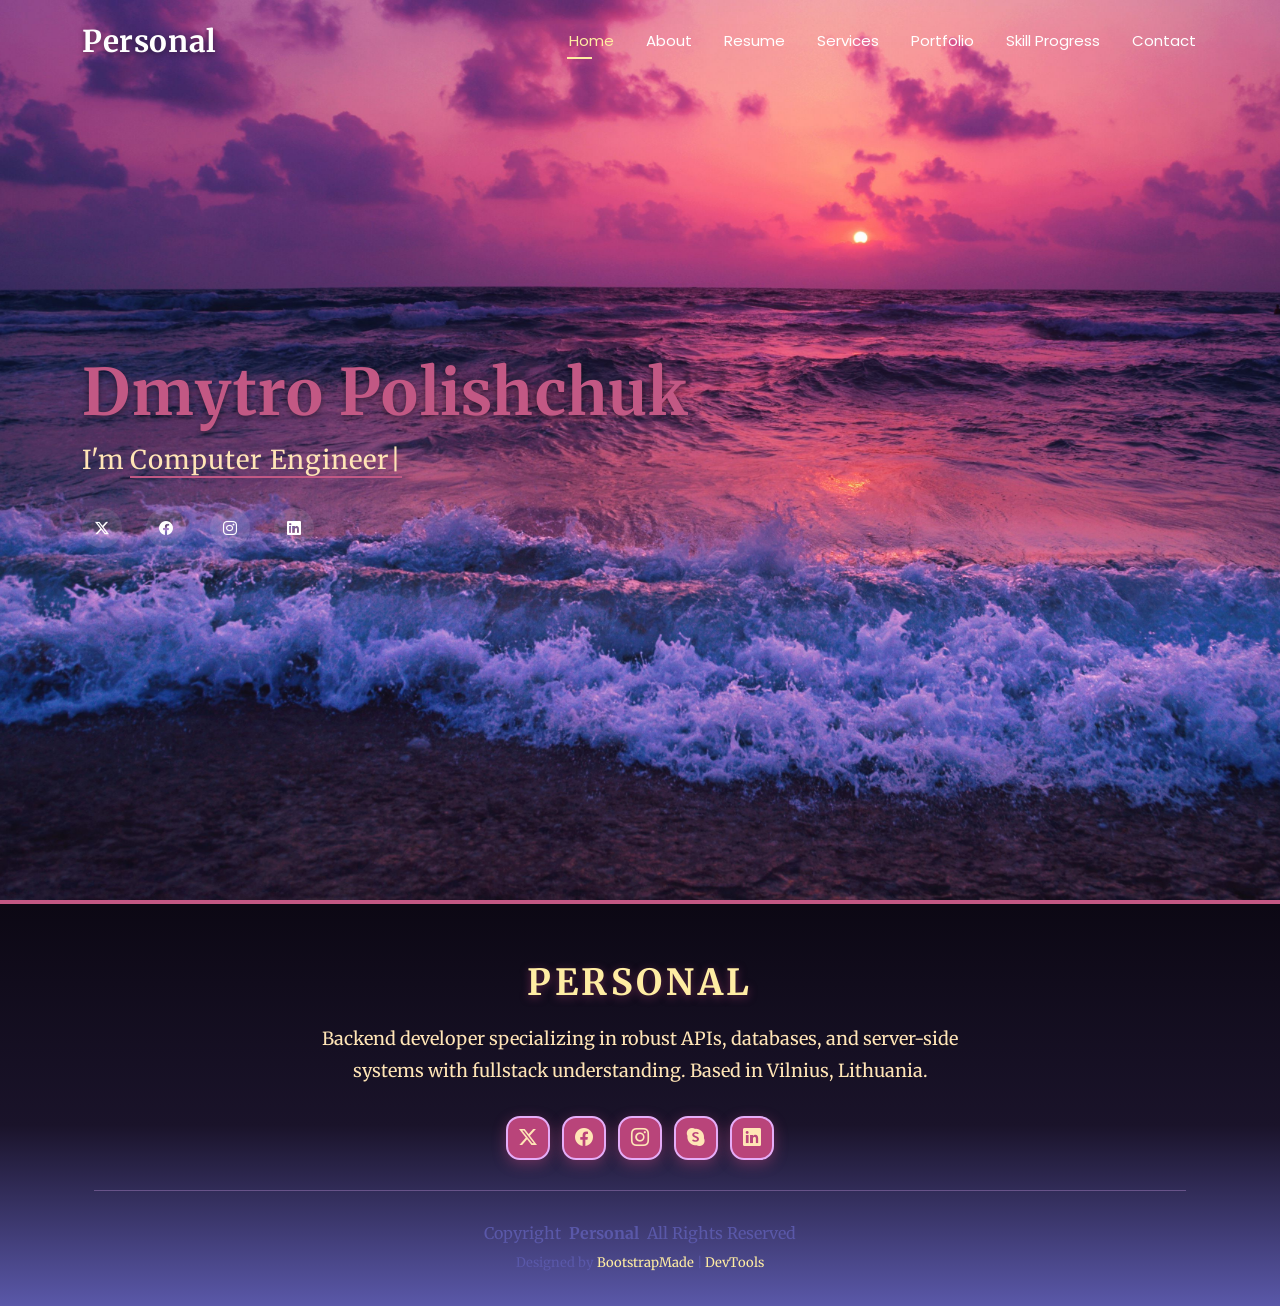
<file: index.html>
<!DOCTYPE html>
<html lang="en">

<head>
  <meta charset="utf-8">
  <meta content="width=device-width, initial-scale=1.0" name="viewport">
  <title>My CV</title>
  <meta name="author" content="Dmytro Polishchuk">
  <meta name="description" content="Dmytro Polishchuk CV page">
  <meta name="keywords" content="">

  <!-- Favicons -->
  <link href="assets/img/custom-favicon.png" rel="icon">
  <link href="assets/img/apple-touch-icon.png" rel="apple-touch-icon">

  <!-- Fonts -->
  <link href="https://fonts.googleapis.com" rel="preconnect">
  <link href="https://fonts.gstatic.com" rel="preconnect" crossorigin>
  <link href="https://fonts.googleapis.com/css2?family=Roboto:ital,wght@0,100;0,300;0,400;0,500;0,700;0,900;1,100;1,300;1,400;1,500;1,700;1,900&family=Poppins:ital,wght@0,100;0,200;0,300;0,400;0,500;0,600;0,700;0,800;0,900;1,100;1,200;1,300;1,400;1,500;1,600;1,700;1,800;1,900&family=Raleway:ital,wght@0,100;0,200;0,300;0,400;0,500;0,600;0,700;0,800;0,900;1,100;1,200;1,300;1,400;1,500;1,600;1,700;1,800;1,900&display=swap" rel="stylesheet">

  <!-- Vendor CSS Files -->
  <link href="assets/vendor/bootstrap/css/bootstrap.min.css" rel="stylesheet">
  <link href="assets/vendor/bootstrap-icons/bootstrap-icons.css" rel="stylesheet">
  <link href="assets/vendor/aos/aos.css" rel="stylesheet">
  <link href="assets/vendor/swiper/swiper-bundle.min.css" rel="stylesheet">
  <link href="assets/vendor/glightbox/css/glightbox.min.css" rel="stylesheet">

  <!-- Main CSS File -->
  <link href="assets/css/main.css" rel="stylesheet">
  <link href="assets/css/custom.css" rel="stylesheet">

  <!-- =======================================================
  * Template Name: Personal
  * Template URL: https://bootstrapmade.com/personal-free-resume-bootstrap-template/
  * Updated: Mar 05 2025 with Bootstrap v5.3.3
  * Author: BootstrapMade.com
  * License: https://bootstrapmade.com/license/
  ======================================================== -->
</head>

<body class="index-page">

  <header id="header" class="header d-flex align-items-center fixed-top">
    <div class="container-fluid container-xl position-relative d-flex align-items-center justify-content-between">

      <a href="index.html" class="logo d-flex align-items-center">
        <!-- Uncomment the line below if you also wish to use an image logo -->
        <!-- <img src="assets/img/logo.webp" alt=""> -->
        <h1 class="sitename">Personal</h1>
      </a>

      <nav id="navmenu" class="navmenu">
        <ul>
          <li><a href="index.html" class="active">Home</a></li>
          <li><a href="about.html">About</a></li>
          <li><a href="resume.html">Resume</a></li>
          <li><a href="services.html">Services</a></li>
          <li><a href="portfolio.html">Portfolio</a></li>
          <li><a href="about.html#skill-progress">Skill Progress</a></li>
          <li><a href="contact.html">Contact</a></li>
        </ul>
        <i class="mobile-nav-toggle d-xl-none bi bi-list"></i>
      </nav>

    </div>
  </header>

  <main class="main">

    <!-- Hero Section -->
    <section id="hero" class="hero section dark-background">

      <img src="assets/img/custom-img.png" alt="Dmytro Polishchuk" data-aos="fade-in">

      <div class="container" data-aos="zoom-out" data-aos-delay="100">
        <h2>Dmytro Polishchuk</h2>
        <p>I'm <span class="typed" data-typed-items="Computer Engineer, Slopware Engineer"></span><span class="typed-cursor typed-cursor--blink"></span></p>
        <div class="social-links">
          <a href="#"><i class="bi bi-twitter-x"></i></a>
          <a href="#"><i class="bi bi-facebook"></i></a>
          <a href="#"><i class="bi bi-instagram"></i></a>
          <a href="#"><i class="bi bi-linkedin"></i></a>
        </div>
      </div>

    </section><!-- /Hero Section -->

  </main>

  <footer id="footer" class="footer dark-background">
    <div class="container">
      <h3 class="sitename">Personal</h3>
      <p>Backend developer specializing in robust APIs, databases, and server-side systems with fullstack understanding. Based in Vilnius, Lithuania.</p>
      <div class="social-links d-flex justify-content-center">
        <a href=""><i class="bi bi-twitter-x"></i></a>
        <a href=""><i class="bi bi-facebook"></i></a>
        <a href=""><i class="bi bi-instagram"></i></a>
        <a href=""><i class="bi bi-skype"></i></a>
        <a href=""><i class="bi bi-linkedin"></i></a>
      </div>
      <div class="container">
        <div class="copyright">
          <span>Copyright</span> <strong class="px-1 sitename">Personal</strong> <span>All Rights Reserved</span>
        </div>
        <div class="credits">
          <!-- All the links in the footer should remain intact. -->
          <!-- You can delete the links only if you've purchased the pro version. -->
          <!-- Licensing information: https://bootstrapmade.com/license/ -->
          <!-- Purchase the pro version with working PHP/AJAX contact form: [buy-url] -->
          Designed by <a href="https://bootstrapmade.com/">BootstrapMade</a> | <a href="https://bootstrapmade.com/tools/">DevTools</a>
        </div>
      </div>
    </div>
  </footer>

  <!-- Scroll Top -->
  <a href="#" id="scroll-top" class="scroll-top d-flex align-items-center justify-content-center"><i class="bi bi-arrow-up-short"></i></a>

  <!-- Preloader -->
  <div id="preloader"></div>

  <!-- Vendor JS Files -->
  <script src="assets/vendor/bootstrap/js/bootstrap.bundle.min.js"></script>
  <script src="assets/vendor/php-email-form/validate.js"></script>
  <script src="assets/vendor/aos/aos.js"></script>
  <script src="assets/vendor/typed.js/typed.umd.js"></script>
  <script src="assets/vendor/purecounter/purecounter_vanilla.js"></script>
  <script src="assets/vendor/waypoints/noframework.waypoints.js"></script>
  <script src="assets/vendor/swiper/swiper-bundle.min.js"></script>
  <script src="assets/vendor/glightbox/js/glightbox.min.js"></script>
  <script src="assets/vendor/imagesloaded/imagesloaded.pkgd.min.js"></script>
  <script src="assets/vendor/isotope-layout/isotope.pkgd.min.js"></script>

  <!-- Main JS File -->
  <script src="assets/js/main.js"></script>

</body>

</html>
</file>
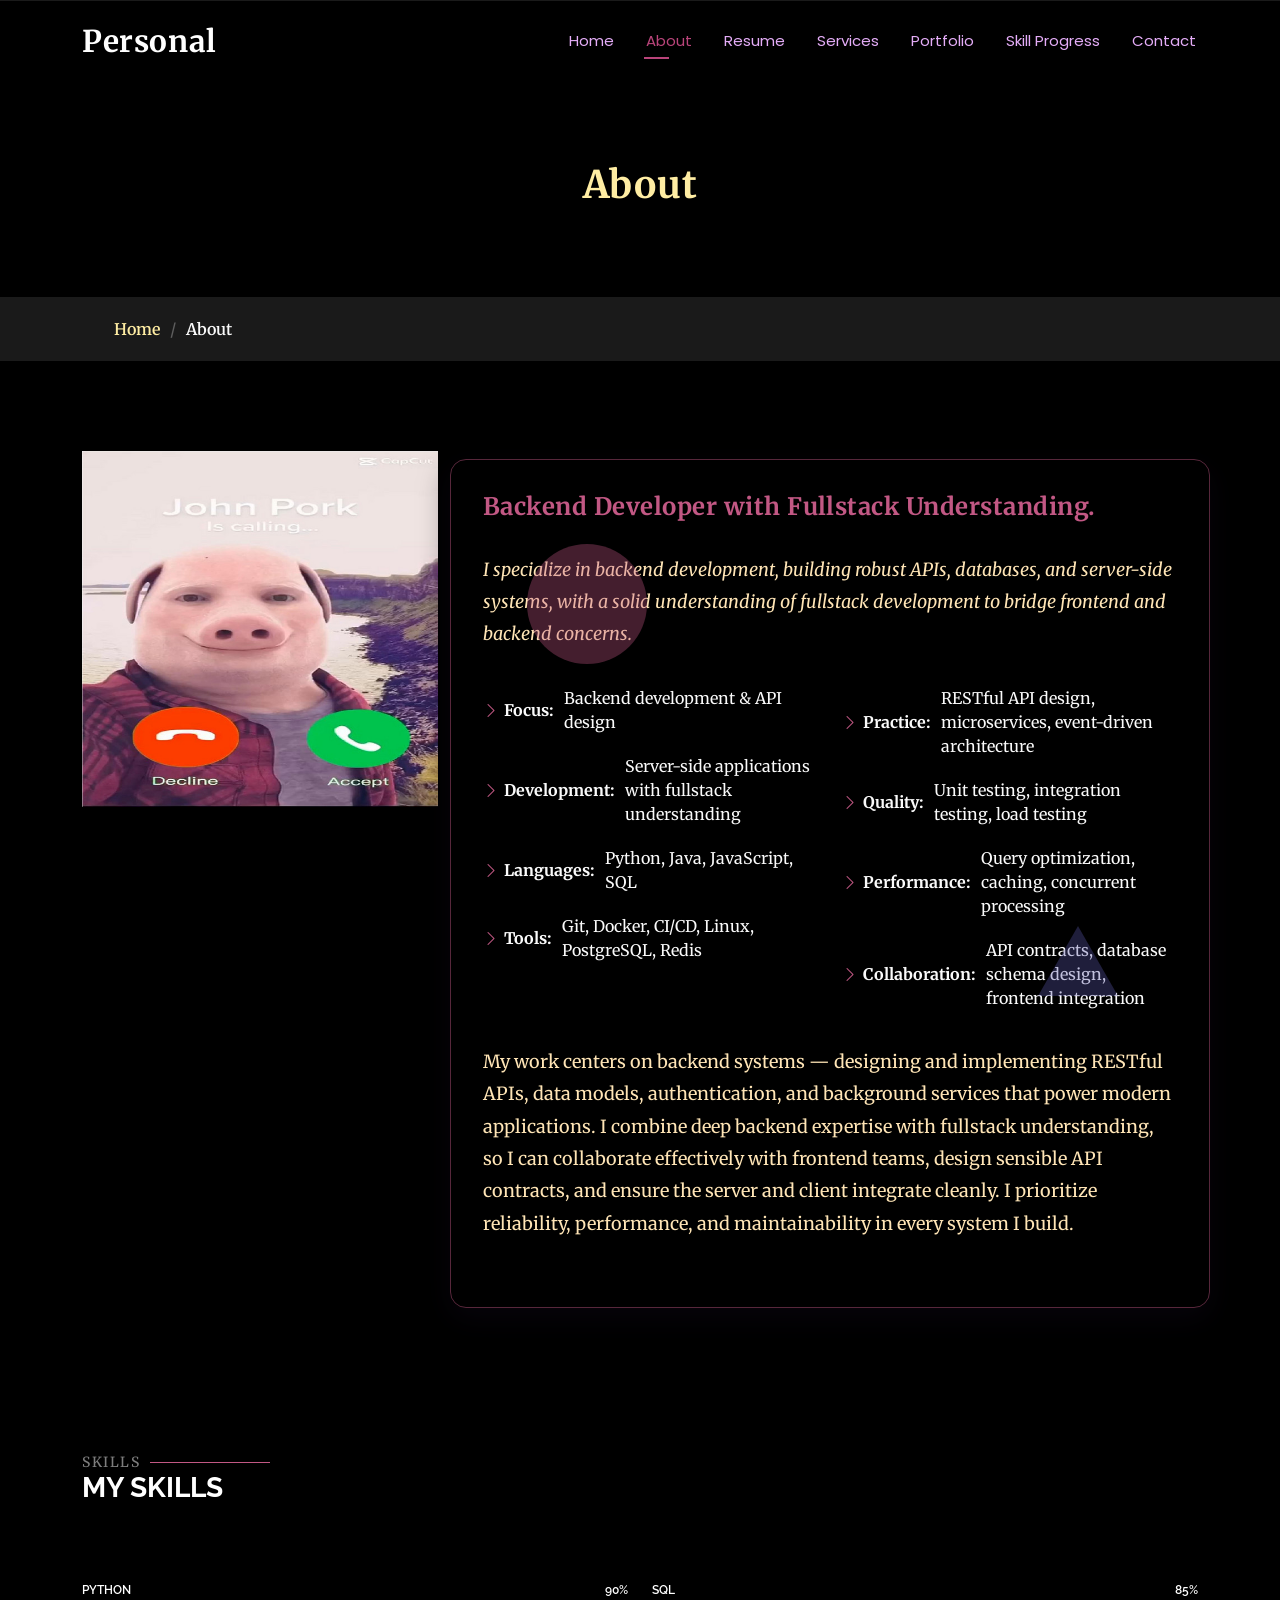
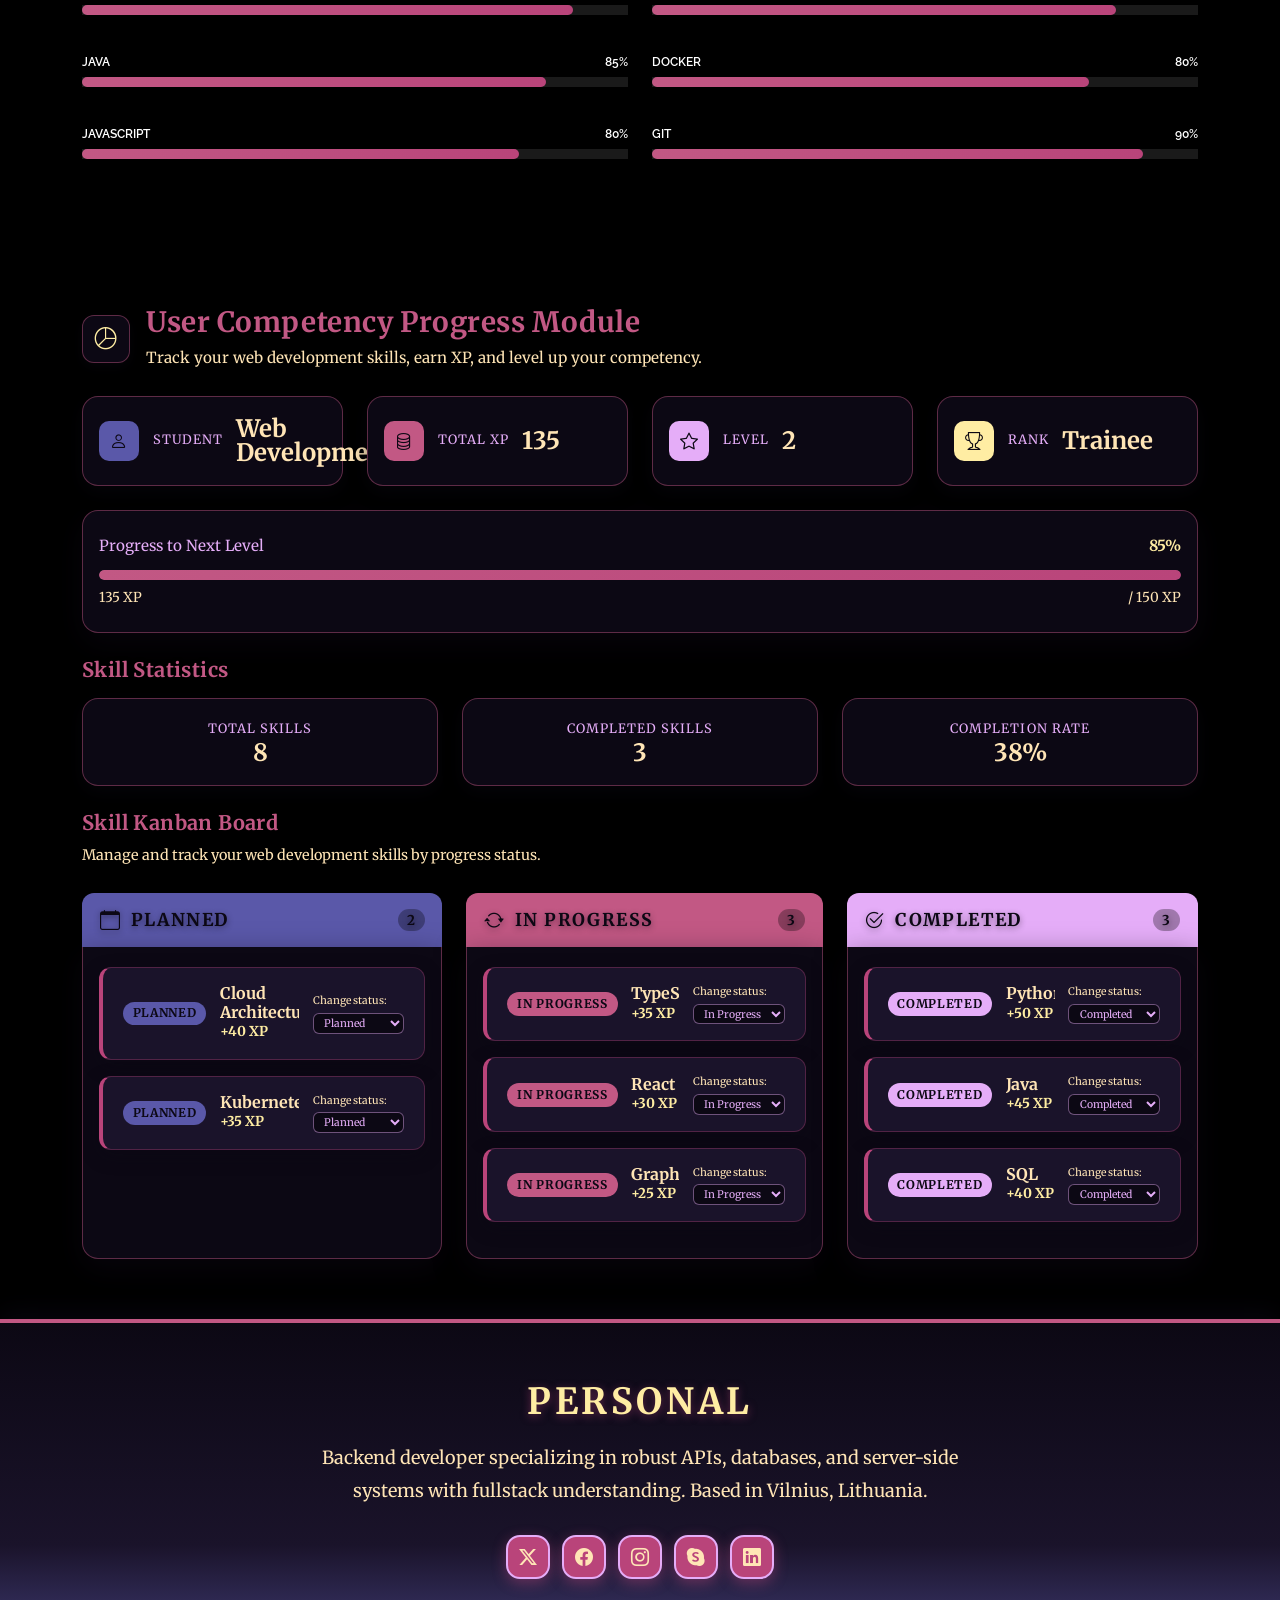
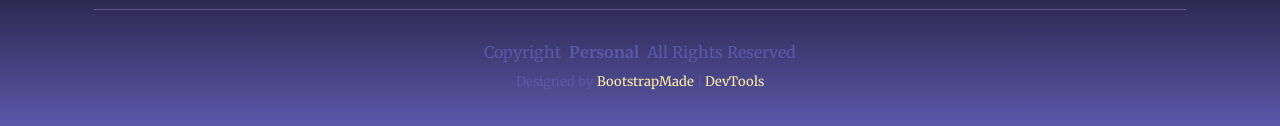
<file: about.html>
<!DOCTYPE html>
<html lang="en">

<head>
  <meta charset="utf-8">
  <meta content="width=device-width, initial-scale=1.0" name="viewport">
  <title>About - Personal Bootstrap Template</title>
  <meta name="description" content="">
  <meta name="keywords" content="">

  <!-- Favicons -->
  <link href="assets/img/favicon.png" rel="icon">
  <link href="assets/img/apple-touch-icon.png" rel="apple-touch-icon">

  <!-- Fonts -->
  <link href="https://fonts.googleapis.com" rel="preconnect">
  <link href="https://fonts.gstatic.com" rel="preconnect" crossorigin>
  <link href="https://fonts.googleapis.com/css2?family=Roboto:ital,wght@0,100;0,300;0,400;0,500;0,700;0,900;1,100;1,300;1,400;1,500;1,700;1,900&family=Poppins:ital,wght@0,100;0,200;0,300;0,400;0,500;0,600;0,700;0,800;0,900;1,100;1,200;1,300;1,400;1,500;1,600;1,700;1,800;1,900&family=Raleway:ital,wght@0,100;0,200;0,300;0,400;0,500;0,600;0,700;0,800;0,900;1,100;1,200;1,300;1,400;1,500;1,600;1,700;1,800;1,900&display=swap" rel="stylesheet">

  <!-- Vendor CSS Files -->
  <link href="assets/vendor/bootstrap/css/bootstrap.min.css" rel="stylesheet">
  <link href="assets/vendor/bootstrap-icons/bootstrap-icons.css" rel="stylesheet">
  <link href="assets/vendor/aos/aos.css" rel="stylesheet">
  <link href="assets/vendor/swiper/swiper-bundle.min.css" rel="stylesheet">
  <link href="assets/vendor/glightbox/css/glightbox.min.css" rel="stylesheet">

  <!-- Main CSS File -->
  <link href="assets/css/main.css" rel="stylesheet">
  <link href="assets/css/custom.css" rel="stylesheet">

  <!-- =======================================================
  * Template Name: Personal
  * Template URL: https://bootstrapmade.com/personal-free-resume-bootstrap-template/
  * Updated: Mar 05 2025 with Bootstrap v5.3.3
  * Author: BootstrapMade.com
  * License: https://bootstrapmade.com/license/
  ======================================================== -->
</head>

<body class="about-page">

  <header id="header" class="header d-flex align-items-center fixed-top">
    <div class="container-fluid container-xl position-relative d-flex align-items-center justify-content-between">

      <a href="index.html" class="logo d-flex align-items-center">
        <!-- Uncomment the line below if you also wish to use an image logo -->
        <!-- <img src="assets/img/logo.webp" alt=""> -->
        <h1 class="sitename">Personal</h1>
      </a>

      <nav id="navmenu" class="navmenu">
        <ul>
          <li><a href="index.html">Home</a></li>
          <li><a href="about.html" class="active">About</a></li>
          <li><a href="resume.html">Resume</a></li>
          <li><a href="services.html">Services</a></li>
          <li><a href="portfolio.html">Portfolio</a></li>
          <li><a href="about.html#skill-progress">Skill Progress</a></li>
          <li><a href="contact.html">Contact</a></li>
        </ul>
        <i class="mobile-nav-toggle d-xl-none bi bi-list"></i>
      </nav>

    </div>
  </header>

  <main class="main">

    <!-- Page Title -->
    <div class="page-title" data-aos="fade">
      <div class="heading">
        <div class="container">
          <div class="row d-flex justify-content-center text-center">
            <div class="col-lg-8">
              <h1>About</h1>
            </div>
          </div>
        </div>
      </div>
      <nav class="breadcrumbs">
        <div class="container">
          <ol>
            <li><a href="index.html">Home</a></li>
            <li class="current">About</li>
          </ol>
        </div>
      </nav>
    </div><!-- End Page Title -->

    <!-- About Section -->
    <section id="about" class="about section">

      <div class="container" data-aos="fade-up" data-aos-delay="100">

        <div class="row gy-4 justify-content-center">
          <div class="col-lg-4">
            <img src="assets/img/profile-img.jpg" class="img-fluid" alt="Profile photo of Dmytro Polishchuk">
          </div>
          <div class="col-lg-8 content">
            <h2>Backend Developer with Fullstack Understanding.</h2>
            <p class="fst-italic py-3">
              I specialize in backend development, building robust APIs, databases, and server-side systems, with a solid understanding of fullstack development to bridge frontend and backend concerns.
            </p>
            <div class="row">
              <div class="col-lg-6">
                <ul>
                  <li><i class="bi bi-chevron-right"></i> <strong>Focus:</strong> <span>Backend development &amp; API design</span></li>
                  <li><i class="bi bi-chevron-right"></i> <strong>Development:</strong> <span>Server-side applications with fullstack understanding</span></li>
                  <li><i class="bi bi-chevron-right"></i> <strong>Languages:</strong> <span>Python, Java, JavaScript, SQL</span></li>
                  <li><i class="bi bi-chevron-right"></i> <strong>Tools:</strong> <span>Git, Docker, CI/CD, Linux, PostgreSQL, Redis</span></li>
                </ul>
              </div>
              <div class="col-lg-6">
                <ul>
                  <li><i class="bi bi-chevron-right"></i> <strong>Practice:</strong> <span>RESTful API design, microservices, event-driven architecture</span></li>
                  <li><i class="bi bi-chevron-right"></i> <strong>Quality:</strong> <span>Unit testing, integration testing, load testing</span></li>
                  <li><i class="bi bi-chevron-right"></i> <strong>Performance:</strong> <span>Query optimization, caching, concurrent processing</span></li>
                  <li><i class="bi bi-chevron-right"></i> <strong>Collaboration:</strong> <span>API contracts, database schema design, frontend integration</span></li>
                </ul>
              </div>
            </div>
            <p class="py-3">
              My work centers on backend systems — designing and implementing RESTful APIs, data models, authentication, and background services that power modern applications. I combine deep backend expertise with fullstack understanding, so I can collaborate effectively with frontend teams, design sensible API contracts, and ensure the server and client integrate cleanly. I prioritize reliability, performance, and maintainability in every system I build.
            </p>

            <!-- Complementary Task 2: animated CSS shapes -->
            <div class="css-shape circle" style="top: 10%; left: 10%; width: 120px; height: 120px; animation-duration: 7s;"></div>
            <div class="css-shape triangle" style="top: 55%; right: 12%; width: 0; height: 0; animation-duration: 9s; animation-delay: 1s;"></div>

          </div>
        </div>

      </div>

    </section><!-- /About Section -->

    <!-- Skills Section -->
    <section id="skills" class="skills section">

      <!-- Section Title -->
      <div class="container section-title" data-aos="fade-up">
        <h2>Skills</h2>
        <div><span>My</span> <span class="description-title">Skills</span></div>
      </div><!-- End Section Title -->

      <div class="container" data-aos="fade-up" data-aos-delay="100">

        <div class="row skills-content skills-animation">

          <div class="col-lg-6">

            <div class="progress">
              <span class="skill"><span>Python</span> <i class="val">90%</i></span>
              <div class="progress-bar-wrap">
                <div class="progress-bar" role="progressbar" aria-valuenow="90" aria-valuemin="0" aria-valuemax="100"></div>
              </div>
            </div><!-- End Skills Item -->

            <div class="progress">
              <span class="skill"><span>Java</span> <i class="val">85%</i></span>
              <div class="progress-bar-wrap">
                <div class="progress-bar" role="progressbar" aria-valuenow="85" aria-valuemin="0" aria-valuemax="100"></div>
              </div>
            </div><!-- End Skills Item -->

            <div class="progress">
              <span class="skill"><span>JavaScript</span> <i class="val">80%</i></span>
              <div class="progress-bar-wrap">
                <div class="progress-bar" role="progressbar" aria-valuenow="80" aria-valuemin="0" aria-valuemax="100"></div>
              </div>
            </div><!-- End Skills Item -->

          </div>

          <div class="col-lg-6">

            <div class="progress">
              <span class="skill"><span>SQL</span> <i class="val">85%</i></span>
              <div class="progress-bar-wrap">
                <div class="progress-bar" role="progressbar" aria-valuenow="85" aria-valuemin="0" aria-valuemax="100"></div>
              </div>
            </div><!-- End Skills Item -->

            <div class="progress">
              <span class="skill"><span>Docker</span> <i class="val">80%</i></span>
              <div class="progress-bar-wrap">
                <div class="progress-bar" role="progressbar" aria-valuenow="80" aria-valuemin="0" aria-valuemax="100"></div>
              </div>
            </div><!-- End Skills Item -->

            <div class="progress">
              <span class="skill"><span>Git</span> <i class="val">90%</i></span>
              <div class="progress-bar-wrap">
                <div class="progress-bar" role="progressbar" aria-valuenow="90" aria-valuemin="0" aria-valuemax="100"></div>
              </div>
            </div><!-- End Skills Item -->

          </div>

        </div>

      </div>

    </section><!-- /Skills Section -->

    <!-- Skill Progress Module (Laboratory Work 10) -->
    <section id="skill-progress" class="skill-progress section">

      <div class="container" data-aos="fade-up" data-aos-delay="100">

        <!-- Module Header -->
        <div class="module-header mb-4">
          <div class="module-icon"><i class="bi bi-pie-chart"></i></div>
          <div class="module-info">
            <h2>User Competency Progress Module</h2>
            <p class="module-subtitle">Track your web development skills, earn XP, and level up your competency.</p>
          </div>
        </div>

        <!-- Top Stats Row -->
        <div class="row gy-3 top-stats mb-4">
          <div class="col-md-3">
            <div class="stat-card student-card">
              <div class="stat-icon"><i class="bi bi-person"></i></div>
              <span class="stat-label">Student</span>
              <span class="stat-value">Web Development</span>
              <span class="stat-badge">Skill Progress</span>
            </div>
          </div>
          <div class="col-md-3">
            <div class="stat-card xp-card">
              <div class="stat-icon"><i class="bi bi-database"></i></div>
              <span class="stat-label">Total XP</span>
              <span class="stat-value" id="stat-total-xp">0</span>
            </div>
          </div>
          <div class="col-md-3">
            <div class="stat-card level-card">
              <div class="stat-icon"><i class="bi bi-star"></i></div>
              <span class="stat-label">Level</span>
              <span class="stat-value" id="stat-level">1</span>
            </div>
          </div>
          <div class="col-md-3">
            <div class="stat-card rank-card">
              <div class="stat-icon"><i class="bi bi-trophy"></i></div>
              <span class="stat-label">Rank</span>
              <span class="stat-value" id="stat-rank">Beginner</span>
            </div>
          </div>
        </div>

        <!-- Progress Bar -->
        <div class="progress-section mb-4">
          <div class="d-flex justify-content-between mb-2">
            <span class="progress-label">Progress to Next Level</span>
            <span class="progress-value" id="progress-text">0%</span>
          </div>
          <div class="progress">
            <div class="progress-bar" role="progressbar" aria-valuenow="0" aria-valuemin="0" aria-valuemax="100" id="progress-bar"></div>
          </div>
          <div class="progress-details d-flex justify-content-between mt-2">
            <span class="progress-current" id="progress-current">0 XP</span>
            <span class="progress-target" id="progress-target">/ 50 XP</span>
          </div>
        </div>

        <!-- Statistics -->
        <div class="statistics-section mb-4">
          <h3 class="section-subtitle">Skill Statistics</h3>
          <div class="row gy-3">
            <div class="col-md-4">
              <div class="stat-card stat-simple">
                <span class="stat-label">Total Skills</span>
                <span class="stat-value" id="stat-total-skills">0</span>
              </div>
            </div>
            <div class="col-md-4">
              <div class="stat-card stat-simple">
                <span class="stat-label">Completed Skills</span>
                <span class="stat-value" id="stat-completed-skills">0</span>
              </div>
            </div>
            <div class="col-md-4">
              <div class="stat-card stat-simple">
                <span class="stat-label">Completion Rate</span>
                <span class="stat-value" id="stat-completion-pct">0%</span>
              </div>
            </div>
          </div>
        </div>

        <!-- Kanban Board -->
        <div class="kanban-section">
          <h3 class="section-subtitle">Skill Kanban Board</h3>
          <p class="kanban-subtitle">Manage and track your web development skills by progress status.</p>
          <div class="kanban-board">
            <div class="kanban-column" data-category="planned">
              <div class="kanban-column-header planned">
                <span class="kanban-icon"><i class="bi bi-calendar"></i></span>
                <span class="kanban-title">Planned</span>
                <span class="kanban-count" id="count-planned">0</span>
              </div>
              <div class="kanban-column-cards" id="column-planned"></div>
            </div>
            <div class="kanban-column" data-category="in-progress">
              <div class="kanban-column-header in-progress">
                <span class="kanban-icon"><i class="bi bi-arrow-repeat"></i></span>
                <span class="kanban-title">In Progress</span>
                <span class="kanban-count" id="count-in-progress">0</span>
              </div>
              <div class="kanban-column-cards" id="column-in-progress"></div>
            </div>
            <div class="kanban-column" data-category="completed">
              <div class="kanban-column-header completed">
                <span class="kanban-icon"><i class="bi bi-check2-circle"></i></span>
                <span class="kanban-title">Completed</span>
                <span class="kanban-count" id="count-completed">0</span>
              </div>
              <div class="kanban-column-cards" id="column-completed"></div>
            </div>
          </div>
        </div>

      </div>

    </section><!-- /Skill Progress Section -->

  </main>

  <footer id="footer" class="footer dark-background">
    <div class="container">
      <h3 class="sitename">Personal</h3>
      <p>Backend developer specializing in robust APIs, databases, and server-side systems with fullstack understanding. Based in Vilnius, Lithuania.</p>
      <div class="social-links d-flex justify-content-center">
        <a href=""><i class="bi bi-twitter-x"></i></a>
        <a href=""><i class="bi bi-facebook"></i></a>
        <a href=""><i class="bi bi-instagram"></i></a>
        <a href=""><i class="bi bi-skype"></i></a>
        <a href=""><i class="bi bi-linkedin"></i></a>
      </div>
      <div class="container">
        <div class="copyright">
          <span>Copyright</span> <strong class="px-1 sitename">Personal</strong> <span>All Rights Reserved</span>
        </div>
        <div class="credits">
          <!-- All the links in the footer should remain intact. -->
          <!-- You can delete the links only if you've purchased the pro version. -->
          <!-- Licensing information: https://bootstrapmade.com/license/ -->
          <!-- Purchase the pro version with working PHP/AJAX contact form: [buy-url] -->
          Designed by <a href="https://bootstrapmade.com/">BootstrapMade</a> | <a href="https://bootstrapmade.com/tools/">DevTools</a>
        </div>
      </div>
    </div>
  </footer>

  <!-- Scroll Top -->
  <a href="#" id="scroll-top" class="scroll-top d-flex align-items-center justify-content-center"><i class="bi bi-arrow-up-short"></i></a>

  <!-- Preloader -->
  <div id="preloader"></div>

  <!-- Vendor JS Files -->
  <script src="assets/vendor/bootstrap/js/bootstrap.bundle.min.js"></script>
  <script src="assets/vendor/php-email-form/validate.js"></script>
  <script src="assets/vendor/aos/aos.js"></script>
  <script src="assets/vendor/typed.js/typed.umd.js"></script>
  <script src="assets/vendor/purecounter/purecounter_vanilla.js"></script>
  <script src="assets/vendor/waypoints/noframework.waypoints.js"></script>
  <script src="assets/vendor/swiper/swiper-bundle.min.js"></script>
  <script src="assets/vendor/glightbox/js/glightbox.min.js"></script>
  <script src="assets/vendor/imagesloaded/imagesloaded.pkgd.min.js"></script>
  <script src="assets/vendor/isotope-layout/isotope.pkgd.min.js"></script>

  <!-- Main JS File -->
  <script src="assets/js/main.js"></script>
  <!-- Custom JS File (Lab functionality) -->
  <script src="assets/js/custom.js"></script>

</body>

</html>
</file>
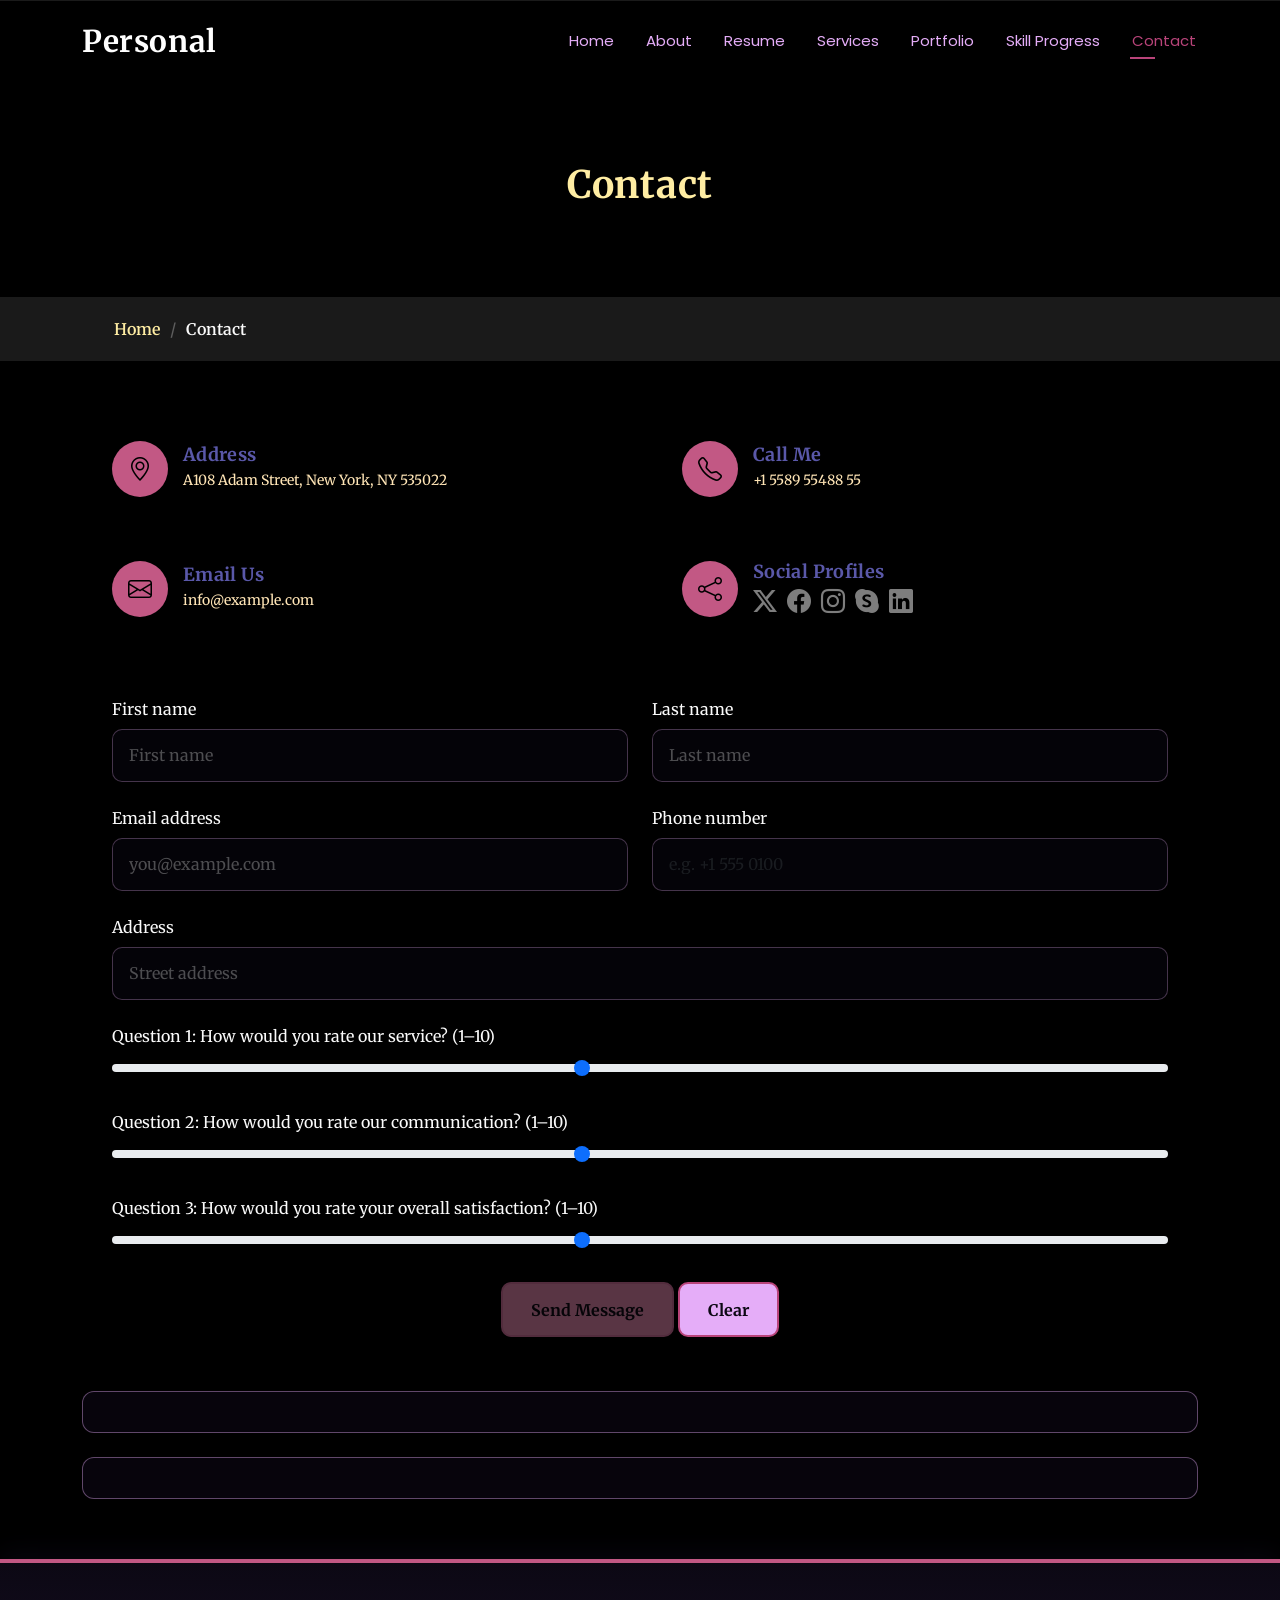
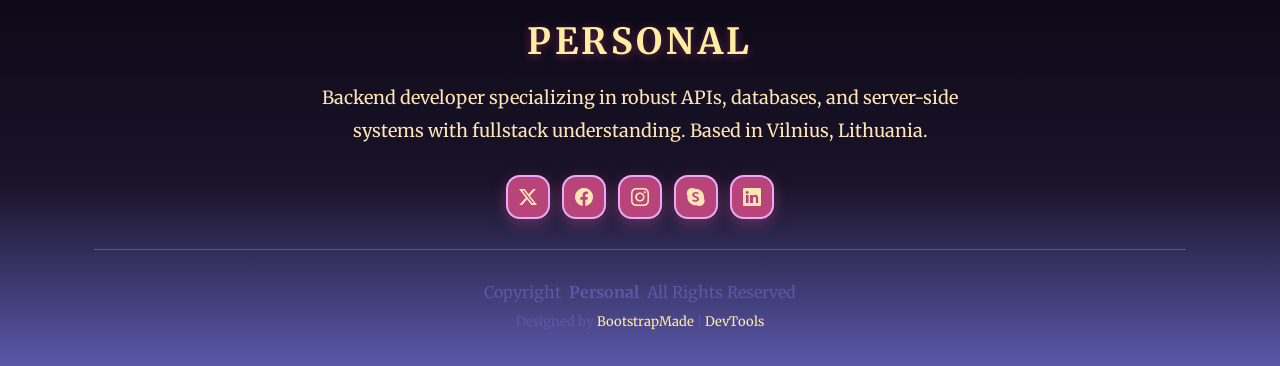
<file: contact.html>
<!DOCTYPE html>
<html lang="en">

<head>
  <meta charset="utf-8">
  <meta content="width=device-width, initial-scale=1.0" name="viewport">
  <title>Contact - Personal Bootstrap Template</title>
  <meta name="description" content="">
  <meta name="keywords" content="">

  <!-- Favicons -->
  <link href="assets/img/favicon.png" rel="icon">
  <link href="assets/img/apple-touch-icon.png" rel="apple-touch-icon">

  <!-- Fonts -->
  <link href="https://fonts.googleapis.com" rel="preconnect">
  <link href="https://fonts.gstatic.com" rel="preconnect" crossorigin>
  <link href="https://fonts.googleapis.com/css2?family=Roboto:ital,wght@0,100;0,300;0,400;0,500;0,700;0,900;1,100;1,300;1,400;1,500;1,700;1,900&family=Poppins:ital,wght@0,100;0,200;0,300;0,400;0,500;0,600;0,700;0,800;0,900;1,100;1,200;1,300;1,400;1,500;1,600;1,700;1,800;1,900&family=Raleway:ital,wght@0,100;0,200;0,300;0,400;0,500;0,600;0,700;0,800;0,900;1,100;1,200;1,300;1,400;1,500;1,600;1,700;1,800;1,900&display=swap" rel="stylesheet">

  <!-- Vendor CSS Files -->
  <link href="assets/vendor/bootstrap/css/bootstrap.min.css" rel="stylesheet">
  <link href="assets/vendor/bootstrap-icons/bootstrap-icons.css" rel="stylesheet">
  <link href="assets/vendor/aos/aos.css" rel="stylesheet">
  <link href="assets/vendor/swiper/swiper-bundle.min.css" rel="stylesheet">
  <link href="assets/vendor/glightbox/css/glightbox.min.css" rel="stylesheet">

  <!-- Main CSS File -->
  <link href="assets/css/main.css" rel="stylesheet">
  <link href="assets/css/custom.css" rel="stylesheet">

  <!-- =======================================================
  * Template Name: Personal
  * Template URL: https://bootstrapmade.com/personal-free-resume-bootstrap-template/
  * Updated: Mar 05 2025 with Bootstrap v5.3.3
  * Author: BootstrapMade.com
  * License: https://bootstrapmade.com/license/
  ======================================================== -->
</head>

<body class="contact-page">

  <header id="header" class="header d-flex align-items-center fixed-top">
    <div class="container-fluid container-xl position-relative d-flex align-items-center justify-content-between">

      <a href="index.html" class="logo d-flex align-items-center">
        <!-- Uncomment the line below if you also wish to use an image logo -->
        <!-- <img src="assets/img/logo.webp" alt=""> -->
        <h1 class="sitename">Personal</h1>
      </a>

      <nav id="navmenu" class="navmenu">
        <ul>
          <li><a href="index.html">Home</a></li>
          <li><a href="about.html">About</a></li>
          <li><a href="resume.html">Resume</a></li>
          <li><a href="services.html">Services</a></li>
          <li><a href="portfolio.html">Portfolio</a></li>
          <li><a href="about.html#skill-progress">Skill Progress</a></li>
          <li><a href="contact.html" class="active">Contact</a></li>
        </ul>
        <i class="mobile-nav-toggle d-xl-none bi bi-list"></i>
      </nav>

    </div>
  </header>

  <main class="main">

    <!-- Page Title -->
    <div class="page-title" data-aos="fade">
      <div class="heading">
        <div class="container">
          <div class="row d-flex justify-content-center text-center">
            <div class="col-lg-8">
              <h1>Contact</h1>
            </div>
          </div>
        </div>
      </div>
      <nav class="breadcrumbs">
        <div class="container">
          <ol>
            <li><a href="index.html">Home</a></li>
            <li class="current">Contact</li>
          </ol>
        </div>
      </nav>
    </div><!-- End Page Title -->

    <!-- Contact Section -->
    <section id="contact" class="contact section">

      <div class="container" data-aos="fade-up" data-aos-delay="100">

        <div class="row gy-4">

          <div class="col-md-6">
            <div class="info-item d-flex align-items-center" data-aos="fade-up" data-aos-delay="200">
              <i class="icon bi bi-geo-alt flex-shrink-0"></i>
              <div>
                <h3>Address</h3>
                <p>A108 Adam Street, New York, NY 535022</p>
              </div>
            </div>
          </div><!-- End Info Item -->

          <div class="col-md-6">
            <div class="info-item d-flex align-items-center" data-aos="fade-up" data-aos-delay="300">
              <i class="icon bi bi-telephone flex-shrink-0"></i>
              <div>
                <h3>Call Me</h3>
                <p>+1 5589 55488 55</p>
              </div>
            </div>
          </div><!-- End Info Item -->

          <div class="col-md-6">
            <div class="info-item d-flex align-items-center" data-aos="fade-up" data-aos-delay="400">
              <i class="icon bi bi-envelope flex-shrink-0"></i>
              <div>
                <h3>Email Us</h3>
                <p>info@example.com</p>
              </div>
            </div>
          </div><!-- End Info Item -->

          <div class="col-md-6">
            <div class="info-item d-flex align-items-center" data-aos="fade-up" data-aos-delay="500">
              <i class="icon bi bi-share flex-shrink-0"></i>
              <div>
                <h3>Social Profiles</h3>
                <div class="social-links">
                  <a href="#"><i class="bi bi-twitter-x"></i></a>
                  <a href="#"><i class="bi bi-facebook"></i></a>
                  <a href="#"><i class="bi bi-instagram"></i></a>
                  <a href="#"><i class="bi bi-skype"></i></a>
                  <a href="#"><i class="bi bi-linkedin"></i></a>
                </div>
              </div>
            </div>
          </div><!-- End Info Item -->

        </div>

        <form method="post" action="#" class="php-email-form" data-aos="fade-up" data-aos-delay="600">
          <div class="row gy-4">

            <div class="col-md-6">
              <label for="first-name" class="form-label">First name</label>
              <input type="text" id="first-name" name="first-name" class="form-control" placeholder="First name" required="">
              <span id="error-first-name" class="field-error" style="color: var(--sunset-pink); display: none; font-size: 0.85rem; margin-top: 0.25rem;"></span>
            </div>

            <div class="col-md-6">
              <label for="last-name" class="form-label">Last name</label>
              <input type="text" id="last-name" name="last-name" class="form-control" placeholder="Last name" required="">
              <span id="error-last-name" class="field-error" style="color: var(--sunset-pink); display: none; font-size: 0.85rem; margin-top: 0.25rem;"></span>
            </div>

            <div class="col-md-6">
              <label for="email" class="form-label">Email address</label>
              <input type="email" id="email" name="email" class="form-control" placeholder="you@example.com" required="">
              <span id="error-email" class="field-error" style="color: var(--sunset-pink); display: none; font-size: 0.85rem; margin-top: 0.25rem;"></span>
            </div>

            <div class="col-md-6">
              <label for="phone" class="form-label">Phone number</label>
              <input type="tel" id="phone" name="phone" class="form-control" placeholder="e.g. +1 555 0100" required="">
              <span id="error-phone" class="field-error" style="color: var(--sunset-pink); display: none; font-size: 0.85rem; margin-top: 0.25rem;"></span>
            </div>

            <div class="col-md-12">
              <label for="address" class="form-label">Address</label>
              <input type="text" id="address" name="address" class="form-control" placeholder="Street address" required="">
              <span id="error-address" class="field-error" style="color: var(--sunset-pink); display: none; font-size: 0.85rem; margin-top: 0.25rem;"></span>
            </div>

            <div class="col-md-12">
              <label for="rating-1" class="form-label">Question 1: How would you rate our service? (1–10)</label>
              <input type="range" id="rating-1" name="rating-1" class="form-range" min="1" max="10" value="5">
              <span id="error-rating-1" class="field-error" style="color: var(--sunset-pink); display: none; font-size: 0.85rem; margin-top: 0.25rem;"></span>
            </div>

            <div class="col-md-12">
              <label for="rating-2" class="form-label">Question 2: How would you rate our communication? (1–10)</label>
              <input type="range" id="rating-2" name="rating-2" class="form-range" min="1" max="10" value="5">
              <span id="error-rating-2" class="field-error" style="color: var(--sunset-pink); display: none; font-size: 0.85rem; margin-top: 0.25rem;"></span>
            </div>

            <div class="col-md-12">
              <label for="rating-3" class="form-label">Question 3: How would you rate your overall satisfaction? (1–10)</label>
              <input type="range" id="rating-3" name="rating-3" class="form-range" min="1" max="10" value="5">
              <span id="error-rating-3" class="field-error" style="color: var(--sunset-pink); display: none; font-size: 0.85rem; margin-top: 0.25rem;"></span>
            </div>

            <div class="col-md-12 text-center">
              <div class="loading">Loading</div>
              <div class="error-message"></div>
              <div class="sent-message">Your message has been sent. Thank you!</div>

              <button type="submit" id="submit-btn" disabled="">Send Message</button>
              <button type="button" id="clear-btn">Clear</button>
            </div>

          </div>
        </form><!-- End Contact Form -->

        <!-- Display submitted form values -->
        <div id="form-results" class="form-results"></div>

        <!-- Display average rating line -->
        <div id="average-result" class="average-result"></div>

      </div>

    </section><!-- /Contact Section -->

  </main>

  <footer id="footer" class="footer dark-background">
    <div class="container">
      <h3 class="sitename">Personal</h3>
      <p>Backend developer specializing in robust APIs, databases, and server-side systems with fullstack understanding. Based in Vilnius, Lithuania.</p>
      <div class="social-links d-flex justify-content-center">
        <a href=""><i class="bi bi-twitter-x"></i></a>
        <a href=""><i class="bi bi-facebook"></i></a>
        <a href=""><i class="bi bi-instagram"></i></a>
        <a href=""><i class="bi bi-skype"></i></a>
        <a href=""><i class="bi bi-linkedin"></i></a>
      </div>
      <div class="container">
        <div class="copyright">
          <span>Copyright</span> <strong class="px-1 sitename">Personal</strong> <span>All Rights Reserved</span>
        </div>
        <div class="credits">
          <!-- All the links in the footer should remain intact. -->
          <!-- You can delete the links only if you've purchased the pro version. -->
          <!-- Licensing information: https://bootstrapmade.com/license/ -->
          <!-- Purchase the pro version with working PHP/AJAX contact form: [buy-url] -->
          Designed by <a href="https://bootstrapmade.com/">BootstrapMade</a> | <a href="https://bootstrapmade.com/tools/">DevTools</a>
        </div>
      </div>
    </div>
  </footer>

  <!-- Scroll Top -->
  <a href="#" id="scroll-top" class="scroll-top d-flex align-items-center justify-content-center"><i class="bi bi-arrow-up-short"></i></a>

  <!-- Preloader -->
  <div id="preloader"></div>

  <!-- Vendor JS Files -->
  <script src="assets/vendor/bootstrap/js/bootstrap.bundle.min.js"></script>
  <script src="assets/vendor/php-email-form/validate.js"></script>
  <script src="assets/vendor/aos/aos.js"></script>
  <script src="assets/vendor/typed.js/typed.umd.js"></script>
  <script src="assets/vendor/purecounter/purecounter_vanilla.js"></script>
  <script src="assets/vendor/waypoints/noframework.waypoints.js"></script>
  <script src="assets/vendor/swiper/swiper-bundle.min.js"></script>
  <script src="assets/vendor/glightbox/js/glightbox.min.js"></script>
  <script src="assets/vendor/imagesloaded/imagesloaded.pkgd.min.js"></script>
  <script src="assets/vendor/isotope-layout/isotope.pkgd.min.js"></script>

  <!-- Main JS File -->
  <script src="assets/js/main.js"></script>
  <script src="assets/js/custom.js"></script>

</body>

</html>
</file>
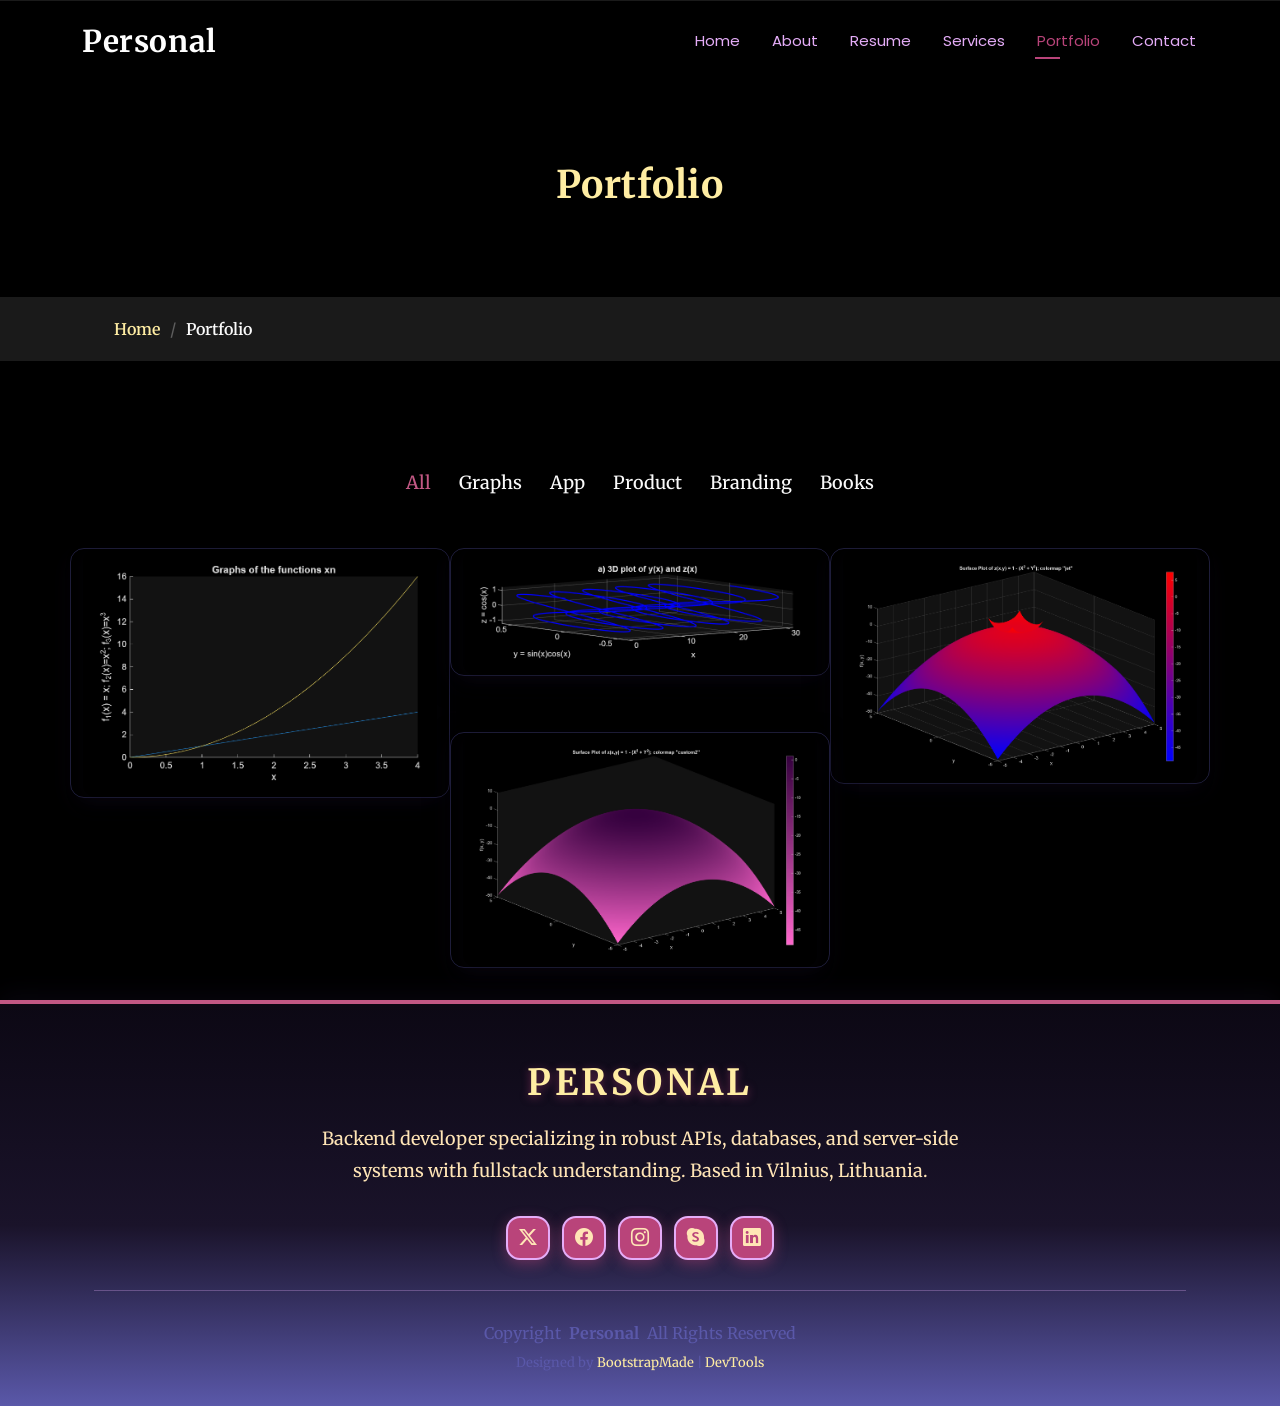
<file: portfolio.html>
<!DOCTYPE html>
<html lang="en">

<head>
  <meta charset="utf-8">
  <meta content="width=device-width, initial-scale=1.0" name="viewport">
  <title>Portfolio - Personal Bootstrap Template</title>
  <meta name="description" content="">
  <meta name="keywords" content="">

  <!-- Favicons -->
  <link href="assets/img/favicon.png" rel="icon">
  <link href="assets/img/apple-touch-icon.png" rel="apple-touch-icon">

  <!-- Fonts -->
  <link href="https://fonts.googleapis.com" rel="preconnect">
  <link href="https://fonts.gstatic.com" rel="preconnect" crossorigin>
  <link href="https://fonts.googleapis.com/css2?family=Roboto:ital,wght@0,100;0,300;0,400;0,500;0,700;0,900;1,100;1,300;1,400;1,500;1,700;1,900&family=Poppins:ital,wght@0,100;0,200;0,300;0,400;0,500;0,600;0,700;0,800;0,900;1,100;1,200;1,300;1,400;1,500;1,600;1,700;1,800;1,900&family=Raleway:ital,wght@0,100;0,200;0,300;0,400;0,500;0,600;0,700;0,800;0,900;1,100;1,200;1,300;1,400;1,500;1,600;1,700;1,800;1,900&display=swap" rel="stylesheet">

  <!-- Vendor CSS Files -->
  <link href="assets/vendor/bootstrap/css/bootstrap.min.css" rel="stylesheet">
  <link href="assets/vendor/bootstrap-icons/bootstrap-icons.css" rel="stylesheet">
  <link href="assets/vendor/aos/aos.css" rel="stylesheet">
  <link href="assets/vendor/swiper/swiper-bundle.min.css" rel="stylesheet">
  <link href="assets/vendor/glightbox/css/glightbox.min.css" rel="stylesheet">

  <!-- Main CSS File -->
  <link href="assets/css/main.css" rel="stylesheet">
  <link href="assets/css/custom.css" rel="stylesheet">

  <!-- =======================================================
  * Template Name: Personal
  * Template URL: https://bootstrapmade.com/personal-free-resume-bootstrap-template/
  * Updated: Mar 05 2025 with Bootstrap v5.3.3
  * Author: BootstrapMade.com
  * License: https://bootstrapmade.com/license/
  ======================================================== -->
</head>

<body class="portfolio-page">

  <header id="header" class="header d-flex align-items-center fixed-top">
    <div class="container-fluid container-xl position-relative d-flex align-items-center justify-content-between">

      <a href="index.html" class="logo d-flex align-items-center">
        <!-- Uncomment the line below if you also wish to use an image logo -->
        <!-- <img src="assets/img/logo.webp" alt=""> -->
        <h1 class="sitename">Personal</h1>
      </a>

      <nav id="navmenu" class="navmenu">
        <ul>
          <li><a href="index.html">Home</a></li>
          <li><a href="about.html">About</a></li>
          <li><a href="resume.html">Resume</a></li>
          <li><a href="services.html">Services</a></li>
          <li><a href="portfolio.html" class="active">Portfolio</a></li>
          <li><a href="contact.html">Contact</a></li>
        </ul>
        <i class="mobile-nav-toggle d-xl-none bi bi-list"></i>
      </nav>

    </div>
  </header>

  <main class="main">

    <!-- Page Title -->
    <div class="page-title" data-aos="fade">
      <div class="heading">
        <div class="container">
          <div class="row d-flex justify-content-center text-center">
            <div class="col-lg-8">
              <h1>Portfolio</h1>
            </div>
          </div>
        </div>
      </div>
      <nav class="breadcrumbs">
        <div class="container">
          <ol>
            <li><a href="index.html">Home</a></li>
            <li class="current">Portfolio</li>
          </ol>
        </div>
      </nav>
    </div><!-- End Page Title -->

    <!-- Portfolio Section -->
    <section id="portfolio" class="portfolio section">

      <div class="container">

        <div class="isotope-layout" data-default-filter="*" data-layout="masonry" data-sort="original-order">

          <ul class="portfolio-filters isotope-filters" data-aos="fade-up" data-aos-delay="100">
            <li data-filter="*" class="filter-active">All</li>
            <li data-filter=".filter-graphs">Graphs</li>
            <li data-filter=".filter-app">App</li>
            <li data-filter=".filter-product">Product</li>
            <li data-filter=".filter-branding">Branding</li>
            <li data-filter=".filter-books">Books</li>
          </ul><!-- End Portfolio Filters -->

          <div class="row gy-4 isotope-container" data-aos="fade-up" data-aos-delay="200">

            <div class="col-lg-4 col-md-6 portfolio-item isotope-item filter-graphs">
              <div class="portfolio-content h-100">
                <img src="assets/img/portfolio/lw3-1.png" class="img-fluid" alt="Graphs of f(x) = x, x², x³">
                <div class="portfolio-info">
                  <h4>Graphs of f(x) = x, x², x³</h4>
                  <p>LW 3-1: Plots of the functions f₁(x) = x, f₂(x) = x², f₃(x) = x³ over the interval x ∈ [0, 4].</p>
                  <a href="assets/img/portfolio/lw3-1.png" title="Graphs of f(x) = x, x², x³" data-gallery="portfolio-gallery-graphs" class="glightbox preview-link"><i class="bi bi-zoom-in"></i></a>
                  <a href="" title="More Details" class="details-link"><i class="bi bi-link-45deg"></i></a>
                </div>
              </div>
            </div><!-- End Portfolio Item -->

            <div class="col-lg-4 col-md-6 portfolio-item isotope-item filter-graphs">
              <div class="portfolio-content h-100">
                <img src="assets/img/portfolio/lw3-2.png" class="img-fluid" alt="3D plot of y(x) = sin(x)cos(x), z(x) = cos(x)">
                <div class="portfolio-info">
                  <h4>3D Plot: y(x) = sin(x)cos(x), z(x) = cos(x)</h4>
                  <p>LW 3-2: Three-dimensional plot of y(x) = sin(x)cos(x) and z(x) = cos(x) over x ∈ [0, 30].</p>
                  <a href="assets/img/portfolio/lw3-2.png" title="3D Plot: y(x) = sin(x)cos(x), z(x) = cos(x)" data-gallery="portfolio-gallery-graphs" class="glightbox preview-link"><i class="bi bi-zoom-in"></i></a>
                  <a href="" title="More Details" class="details-link"><i class="bi bi-link-45deg"></i></a>
                </div>
              </div>
            </div><!-- End Portfolio Item -->

            <div class="col-lg-4 col-md-6 portfolio-item isotope-item filter-graphs">
              <div class="portfolio-content h-100">
                <img src="assets/img/portfolio/lw4-1.png" class="img-fluid" alt="Surface plot z(x,y) = 1-(x²+y²), colormap jet">
                <div class="portfolio-info">
                  <h4>Surface Plot: z(x,y) = 1-(x²+y²) — Colormap Jet</h4>
                  <p>LW 4-1: Surface plot of z(x,y) = 1-(x²+y²) over x, y ∈ [-5, 5] using the jet colormap.</p>
                  <a href="assets/img/portfolio/lw4-1.png" title="Surface Plot: z(x,y) = 1-(x²+y²) — Colormap Jet" data-gallery="portfolio-gallery-graphs" class="glightbox preview-link"><i class="bi bi-zoom-in"></i></a>
                  <a href="" title="More Details" class="details-link"><i class="bi bi-link-45deg"></i></a>
                </div>
              </div>
            </div><!-- End Portfolio Item -->

            <div class="col-lg-4 col-md-6 portfolio-item isotope-item filter-graphs">
              <div class="portfolio-content h-100">
                <img src="assets/img/portfolio/lw4-4.png" class="img-fluid" alt="Surface plot z(x,y) = 1-(x²+y²), colormap custom2">
                <div class="portfolio-info">
                  <h4>Surface Plot: z(x,y) = 1-(x²+y²) — Colormap Custom2</h4>
                  <p>LW 4-4: Surface plot of z(x,y) = 1-(x²+y²) over x, y ∈ [-5, 5] using a custom pink-purple colormap.</p>
                  <a href="assets/img/portfolio/lw4-4.png" title="Surface Plot: z(x,y) = 1-(x²+y²) — Colormap Custom2" data-gallery="portfolio-gallery-graphs" class="glightbox preview-link"><i class="bi bi-zoom-in"></i></a>
                  <a href="" title="More Details" class="details-link"><i class="bi bi-link-45deg"></i></a>
                </div>
              </div>
            </div><!-- End Portfolio Item -->

          </div><!-- End Portfolio Container -->

        </div>

      </div>

    </section><!-- /Portfolio Section -->

  </main>

  <footer id="footer" class="footer dark-background">
    <div class="container">
      <h3 class="sitename">Personal</h3>
      <p>Backend developer specializing in robust APIs, databases, and server-side systems with fullstack understanding. Based in Vilnius, Lithuania.</p>
      <div class="social-links d-flex justify-content-center">
        <a href=""><i class="bi bi-twitter-x"></i></a>
        <a href=""><i class="bi bi-facebook"></i></a>
        <a href=""><i class="bi bi-instagram"></i></a>
        <a href=""><i class="bi bi-skype"></i></a>
        <a href=""><i class="bi bi-linkedin"></i></a>
      </div>
      <div class="container">
        <div class="copyright">
          <span>Copyright</span> <strong class="px-1 sitename">Personal</strong> <span>All Rights Reserved</span>
        </div>
        <div class="credits">
          <!-- All the links in the footer should remain intact. -->
          <!-- You can delete the links only if you've purchased the pro version. -->
          <!-- Licensing information: https://bootstrapmade.com/license/ -->
          <!-- Purchase the pro version with working PHP/AJAX contact form: [buy-url] -->
          Designed by <a href="https://bootstrapmade.com/">BootstrapMade</a> | <a href="https://bootstrapmade.com/tools/">DevTools</a>
        </div>
      </div>
    </div>
  </footer>

  <!-- Scroll Top -->
  <a href="#" id="scroll-top" class="scroll-top d-flex align-items-center justify-content-center"><i class="bi bi-arrow-up-short"></i></a>

  <!-- Preloader -->
  <div id="preloader"></div>

  <!-- Vendor JS Files -->
  <script src="assets/vendor/bootstrap/js/bootstrap.bundle.min.js"></script>
  <script src="assets/vendor/php-email-form/validate.js"></script>
  <script src="assets/vendor/aos/aos.js"></script>
  <script src="assets/vendor/typed.js/typed.umd.js"></script>
  <script src="assets/vendor/purecounter/purecounter_vanilla.js"></script>
  <script src="assets/vendor/waypoints/noframework.waypoints.js"></script>
  <script src="assets/vendor/swiper/swiper-bundle.min.js"></script>
  <script src="assets/vendor/glightbox/js/glightbox.min.js"></script>
  <script src="assets/vendor/imagesloaded/imagesloaded.pkgd.min.js"></script>
  <script src="assets/vendor/isotope-layout/isotope.pkgd.min.js"></script>

  <!-- Main JS File -->
  <script src="assets/js/main.js"></script>

</body>

</html>
</file>
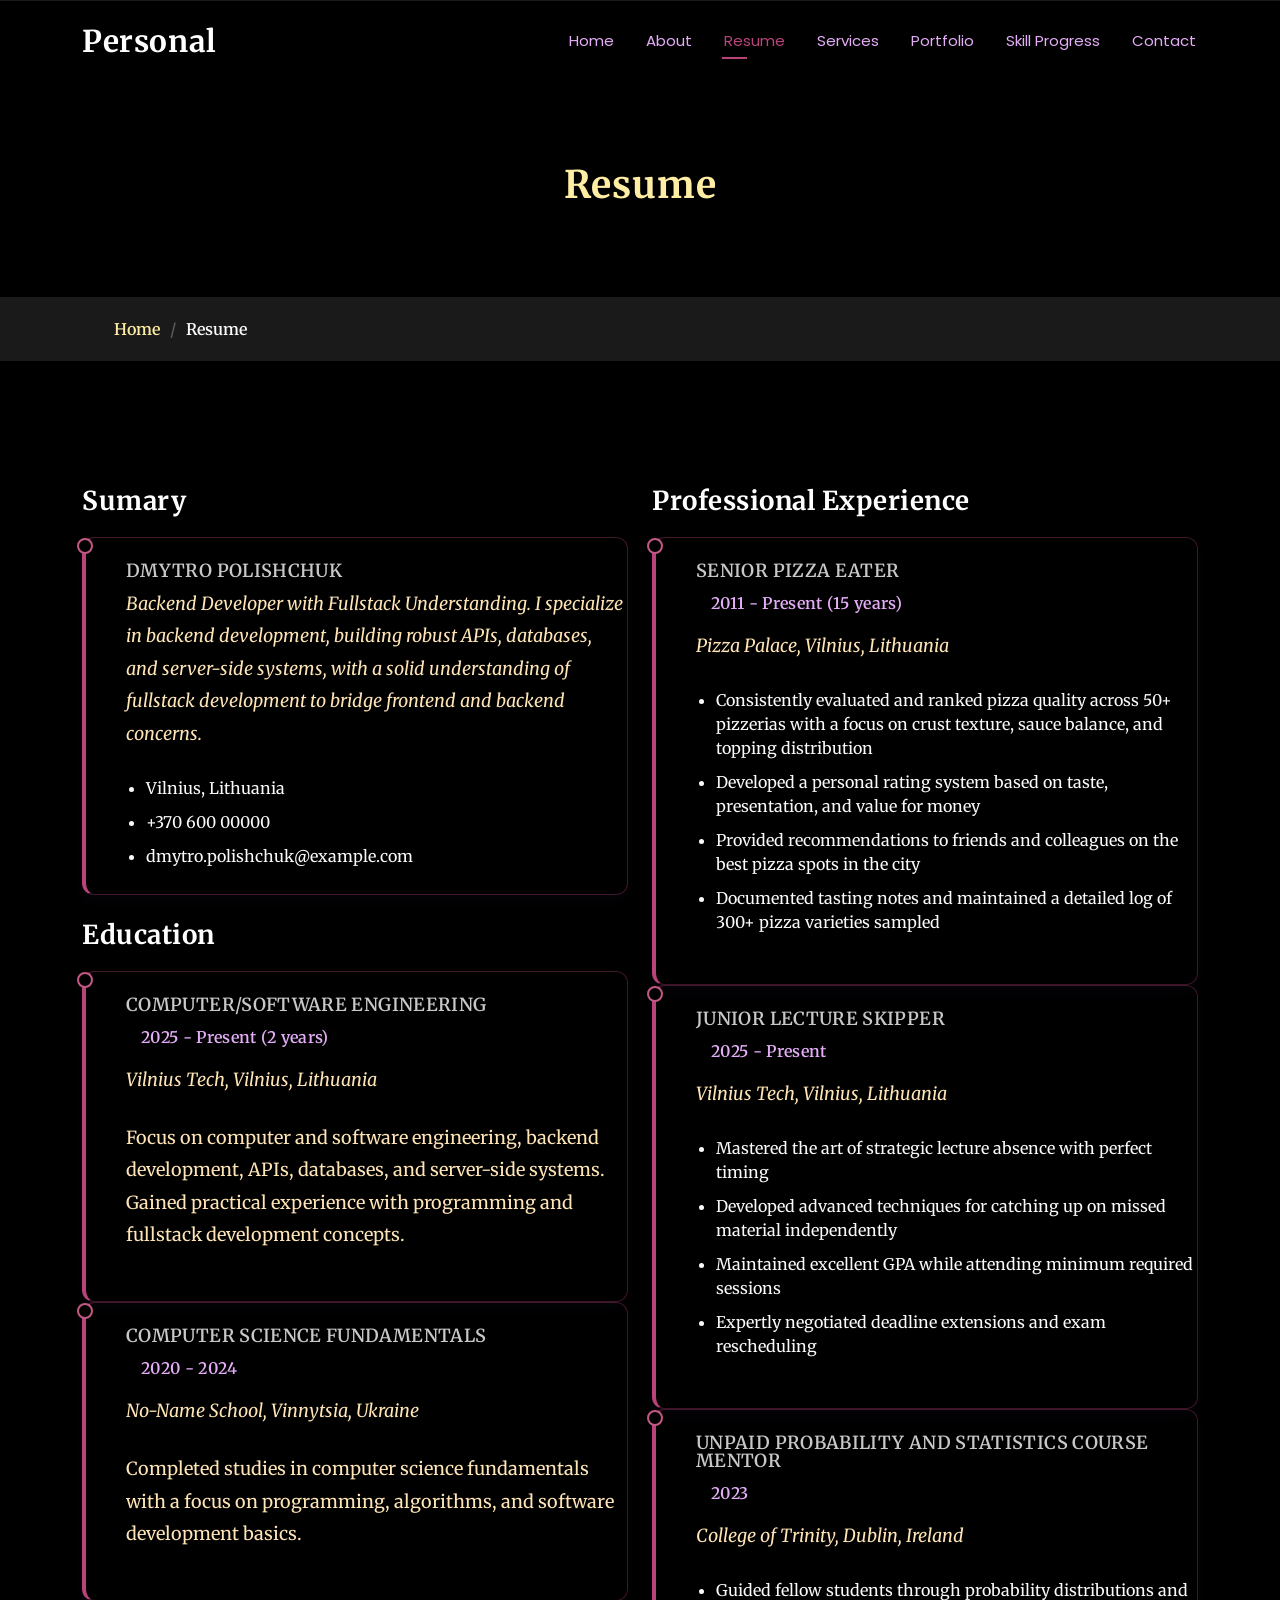
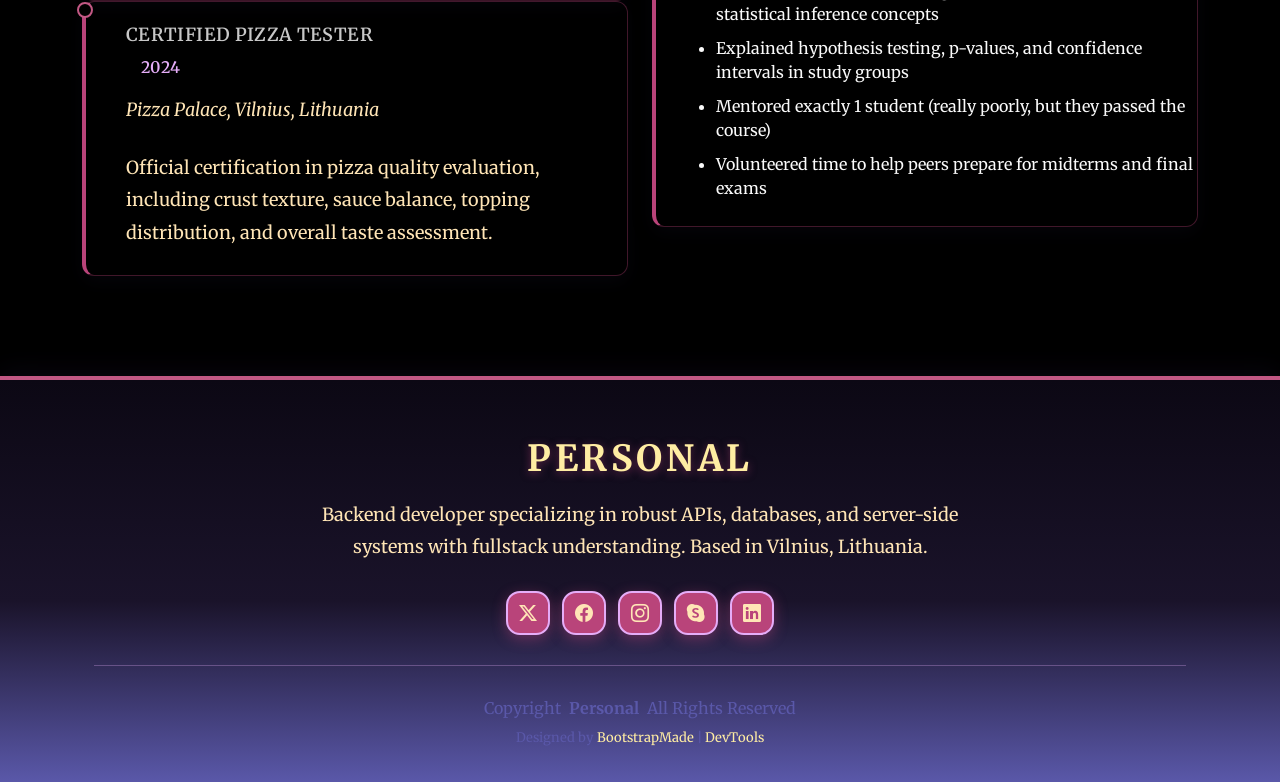
<file: resume.html>
<!DOCTYPE html>
<html lang="en">

<head>
  <meta charset="utf-8">
  <meta content="width=device-width, initial-scale=1.0" name="viewport">
  <title>Resume - Personal Bootstrap Template</title>
  <meta name="description" content="">
  <meta name="keywords" content="">

  <!-- Favicons -->
  <link href="assets/img/favicon.png" rel="icon">
  <link href="assets/img/apple-touch-icon.png" rel="apple-touch-icon">

  <!-- Fonts -->
  <link href="https://fonts.googleapis.com" rel="preconnect">
  <link href="https://fonts.gstatic.com" rel="preconnect" crossorigin>
  <link href="https://fonts.googleapis.com/css2?family=Roboto:ital,wght@0,100;0,300;0,400;0,500;0,700;0,900;1,100;1,300;1,400;1,500;1,700;1,900&family=Poppins:ital,wght@0,100;0,200;0,300;0,400;0,500;0,600;0,700;0,800;0,900;1,100;1,200;1,300;1,400;1,500;1,600;1,700;1,800;1,900&family=Raleway:ital,wght@0,100;0,200;0,300;0,400;0,500;0,600;0,700;0,800;0,900;1,100;1,200;1,300;1,400;1,500;1,600;1,700;1,800;1,900&display=swap" rel="stylesheet">

  <!-- Vendor CSS Files -->
  <link href="assets/vendor/bootstrap/css/bootstrap.min.css" rel="stylesheet">
  <link href="assets/vendor/bootstrap-icons/bootstrap-icons.css" rel="stylesheet">
  <link href="assets/vendor/aos/aos.css" rel="stylesheet">
  <link href="assets/vendor/swiper/swiper-bundle.min.css" rel="stylesheet">
  <link href="assets/vendor/glightbox/css/glightbox.min.css" rel="stylesheet">

  <!-- Main CSS File -->
  <link href="assets/css/main.css" rel="stylesheet">
  <link href="assets/css/custom.css" rel="stylesheet">

  <!-- =======================================================
  * Template Name: Personal
  * Template URL: https://bootstrapmade.com/personal-free-resume-bootstrap-template/
  * Updated: Mar 05 2025 with Bootstrap v5.3.3
  * Author: BootstrapMade.com
  * License: https://bootstrapmade.com/license/
  ======================================================== -->
</head>

<body class="resume-page">

  <header id="header" class="header d-flex align-items-center fixed-top">
    <div class="container-fluid container-xl position-relative d-flex align-items-center justify-content-between">

      <a href="index.html" class="logo d-flex align-items-center">
        <!-- Uncomment the line below if you also wish to use an image logo -->
        <!-- <img src="assets/img/logo.webp" alt=""> -->
        <h1 class="sitename">Personal</h1>
      </a>

      <nav id="navmenu" class="navmenu">
        <ul>
          <li><a href="index.html">Home</a></li>
          <li><a href="about.html">About</a></li>
          <li><a href="resume.html" class="active">Resume</a></li>
          <li><a href="services.html">Services</a></li>
          <li><a href="portfolio.html">Portfolio</a></li>
          <li><a href="about.html#skill-progress">Skill Progress</a></li>
          <li><a href="contact.html">Contact</a></li>
        </ul>
        <i class="mobile-nav-toggle d-xl-none bi bi-list"></i>
      </nav>

    </div>
  </header>

  <main class="main">

    <!-- Page Title -->
    <div class="page-title" data-aos="fade">
      <div class="heading">
        <div class="container">
          <div class="row d-flex justify-content-center text-center">
            <div class="col-lg-8">
              <h1>Resume</h1>
            </div>
          </div>
        </div>
      </div>
      <nav class="breadcrumbs">
        <div class="container">
          <ol>
            <li><a href="index.html">Home</a></li>
            <li class="current">Resume</li>
          </ol>
        </div>
      </nav>
    </div><!-- End Page Title -->

    <!-- Resume Section -->
    <section id="resume" class="resume section">

      <div class="container">

        <div class="row">

          <div class="col-lg-6" data-aos="fade-up" data-aos-delay="100">
            <h3 class="resume-title">Sumary</h3>

            <div class="resume-item pb-0">
              <h4>Dmytro Polishchuk</h4>
              <p><em>Backend Developer with Fullstack Understanding. I specialize in backend development, building robust APIs, databases, and server-side systems, with a solid understanding of fullstack development to bridge frontend and backend concerns.</em></p>
              <ul>
                <li>Vilnius, Lithuania</li>
                <li>+370 600 00000</li>
                <li>dmytro.polishchuk@example.com</li>
              </ul>
            </div><!-- Edn Resume Item -->

            <h3 class="resume-title">Education</h3>
            <div class="resume-item">
              <h4>Computer/Software Engineering</h4>
              <h5>2025 - Present (2 years)</h5>
              <p><em>Vilnius Tech, Vilnius, Lithuania</em></p>
              <p>Focus on computer and software engineering, backend development, APIs, databases, and server-side systems. Gained practical experience with programming and fullstack development concepts.</p>
            </div><!-- Edn Resume Item -->

            <div class="resume-item">
              <h4>Computer Science Fundamentals</h4>
              <h5>2020 - 2024</h5>
              <p><em>No-Name School, Vinnytsia, Ukraine</em></p>
              <p>Completed studies in computer science fundamentals with a focus on programming, algorithms, and software development basics.</p>
            </div><!-- Edn Resume Item -->

            <div class="resume-item">
              <h4>Certified Pizza Tester</h4>
              <h5>2024</h5>
              <p><em>Pizza Palace, Vilnius, Lithuania</em></p>
              <p>Official certification in pizza quality evaluation, including crust texture, sauce balance, topping distribution, and overall taste assessment.</p>
            </div><!-- Edn Resume Item -->

          </div>

          <div class="col-lg-6" data-aos="fade-up" data-aos-delay="200">
            <h3 class="resume-title">Professional Experience</h3>
            <div class="resume-item">
              <h4>Senior Pizza Eater</h4>
              <h5>2011 - Present (15 years)</h5>
              <p><em>Pizza Palace, Vilnius, Lithuania</em></p>
              <ul>
                <li>Consistently evaluated and ranked pizza quality across 50+ pizzerias with a focus on crust texture, sauce balance, and topping distribution</li>
                <li>Developed a personal rating system based on taste, presentation, and value for money</li>
                <li>Provided recommendations to friends and colleagues on the best pizza spots in the city</li>
                <li>Documented tasting notes and maintained a detailed log of 300+ pizza varieties sampled</li>
              </ul>
            </div><!-- Edn Resume Item -->

            <div class="resume-item">
              <h4>Junior Lecture Skipper</h4>
              <h5>2025 - Present</h5>
              <p><em>Vilnius Tech, Vilnius, Lithuania</em></p>
              <ul>
                <li>Mastered the art of strategic lecture absence with perfect timing</li>
                <li>Developed advanced techniques for catching up on missed material independently</li>
                <li>Maintained excellent GPA while attending minimum required sessions</li>
                <li>Expertly negotiated deadline extensions and exam rescheduling</li>
              </ul>
            </div><!-- Edn Resume Item -->

            <div class="resume-item">
              <h4>Unpaid Probability and Statistics Course Mentor</h4>
              <h5>2023</h5>
              <p><em>College of Trinity, Dublin, Ireland</em></p>
              <ul>
                <li>Guided fellow students through probability distributions and statistical inference concepts</li>
                <li>Explained hypothesis testing, p-values, and confidence intervals in study groups</li>
                <li>Mentored exactly 1 student (really poorly, but they passed the course)</li>
                <li>Volunteered time to help peers prepare for midterms and final exams</li>
              </ul>
            </div><!-- Edn Resume Item -->

          </div>

        </div>

      </div>

    </section><!-- /Resume Section -->

  </main>

  <footer id="footer" class="footer dark-background">
    <div class="container">
      <h3 class="sitename">Personal</h3>
      <p>Backend developer specializing in robust APIs, databases, and server-side systems with fullstack understanding. Based in Vilnius, Lithuania.</p>
      <div class="social-links d-flex justify-content-center">
        <a href=""><i class="bi bi-twitter-x"></i></a>
        <a href=""><i class="bi bi-facebook"></i></a>
        <a href=""><i class="bi bi-instagram"></i></a>
        <a href=""><i class="bi bi-skype"></i></a>
        <a href=""><i class="bi bi-linkedin"></i></a>
      </div>
      <div class="container">
        <div class="copyright">
          <span>Copyright</span> <strong class="px-1 sitename">Personal</strong> <span>All Rights Reserved</span>
        </div>
        <div class="credits">
          <!-- All the links in the footer should remain intact. -->
          <!-- You can delete the links only if you've purchased the pro version. -->
          <!-- Licensing information: https://bootstrapmade.com/license/ -->
          <!-- Purchase the pro version with working PHP/AJAX contact form: [buy-url] -->
          Designed by <a href="https://bootstrapmade.com/">BootstrapMade</a> | <a href="https://bootstrapmade.com/tools/">DevTools</a>
        </div>
      </div>
    </div>
  </footer>

  <!-- Scroll Top -->
  <a href="#" id="scroll-top" class="scroll-top d-flex align-items-center justify-content-center"><i class="bi bi-arrow-up-short"></i></a>

  <!-- Preloader -->
  <div id="preloader"></div>

  <!-- Vendor JS Files -->
  <script src="assets/vendor/bootstrap/js/bootstrap.bundle.min.js"></script>
  <script src="assets/vendor/php-email-form/validate.js"></script>
  <script src="assets/vendor/aos/aos.js"></script>
  <script src="assets/vendor/typed.js/typed.umd.js"></script>
  <script src="assets/vendor/purecounter/purecounter_vanilla.js"></script>
  <script src="assets/vendor/waypoints/noframework.waypoints.js"></script>
  <script src="assets/vendor/swiper/swiper-bundle.min.js"></script>
  <script src="assets/vendor/glightbox/js/glightbox.min.js"></script>
  <script src="assets/vendor/imagesloaded/imagesloaded.pkgd.min.js"></script>
  <script src="assets/vendor/isotope-layout/isotope.pkgd.min.js"></script>

  <!-- Main JS File -->
  <script src="assets/js/main.js"></script>

</body>

</html>
</file>
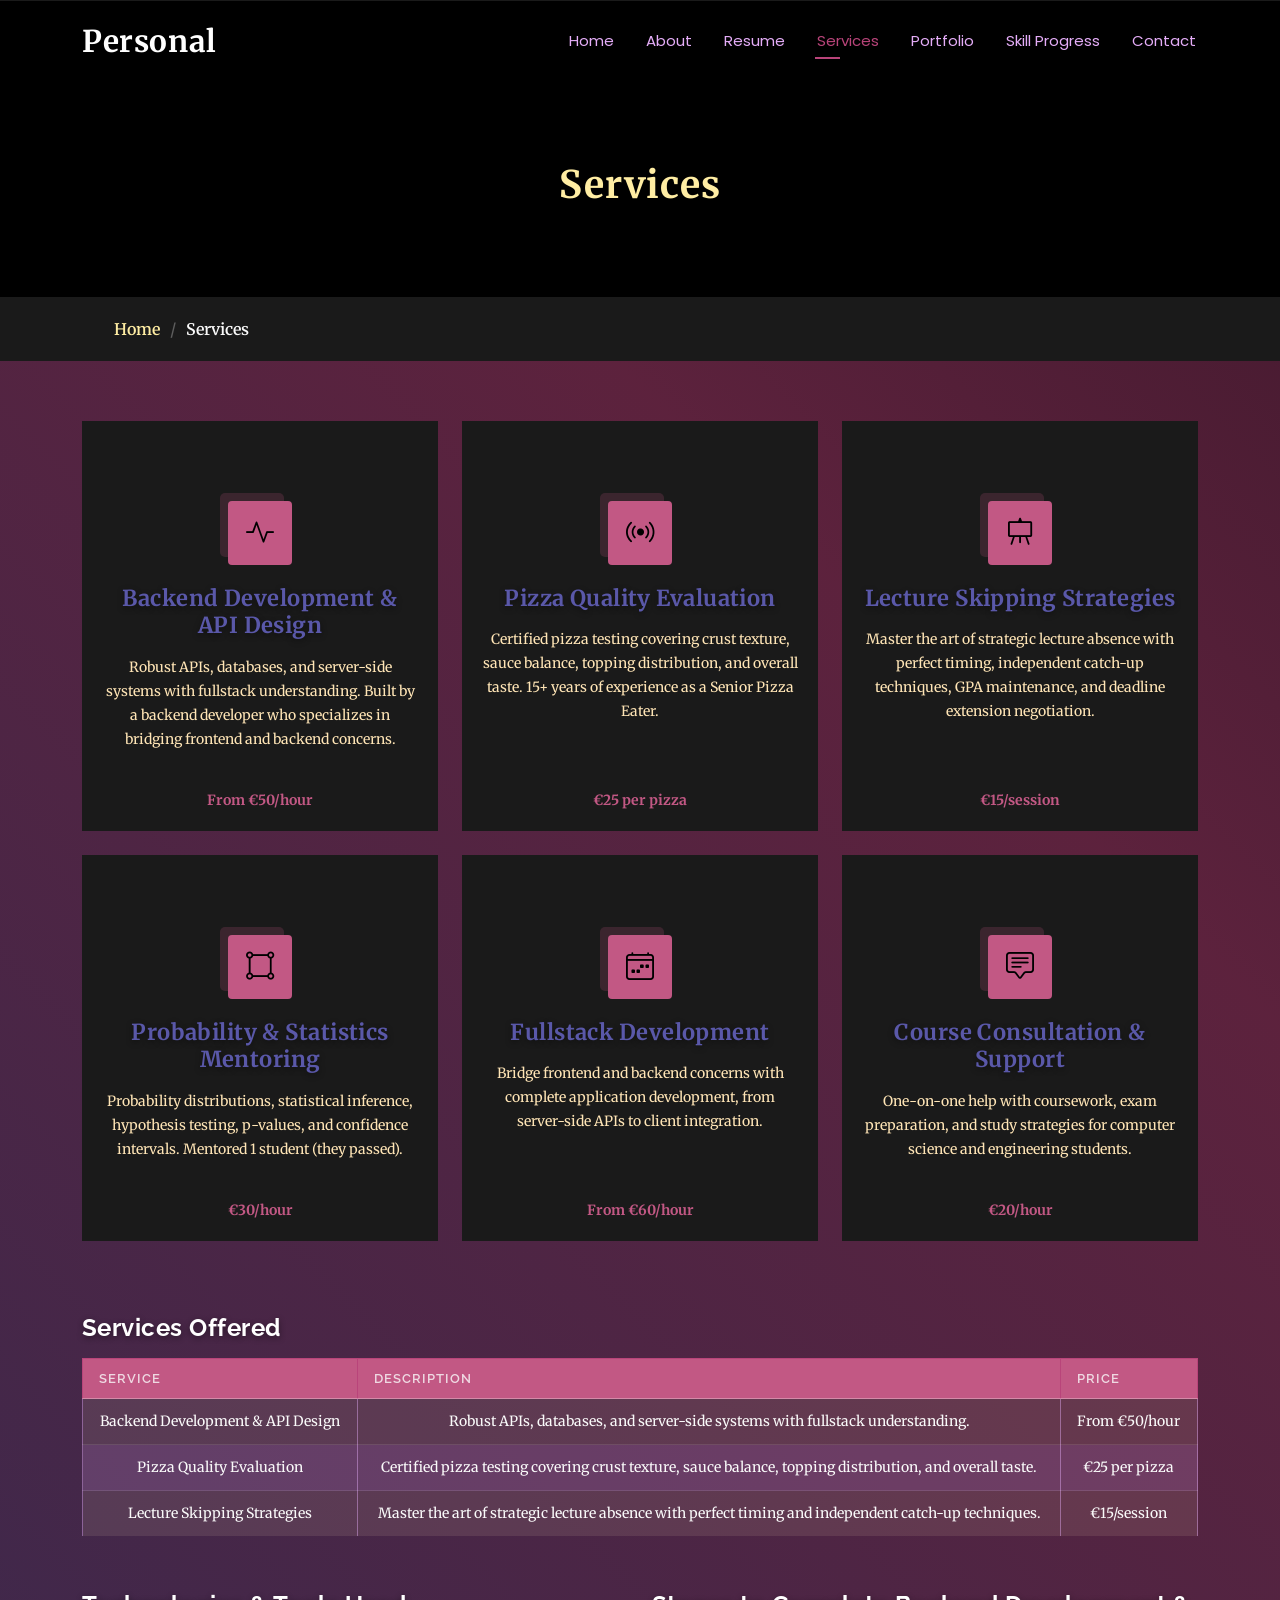
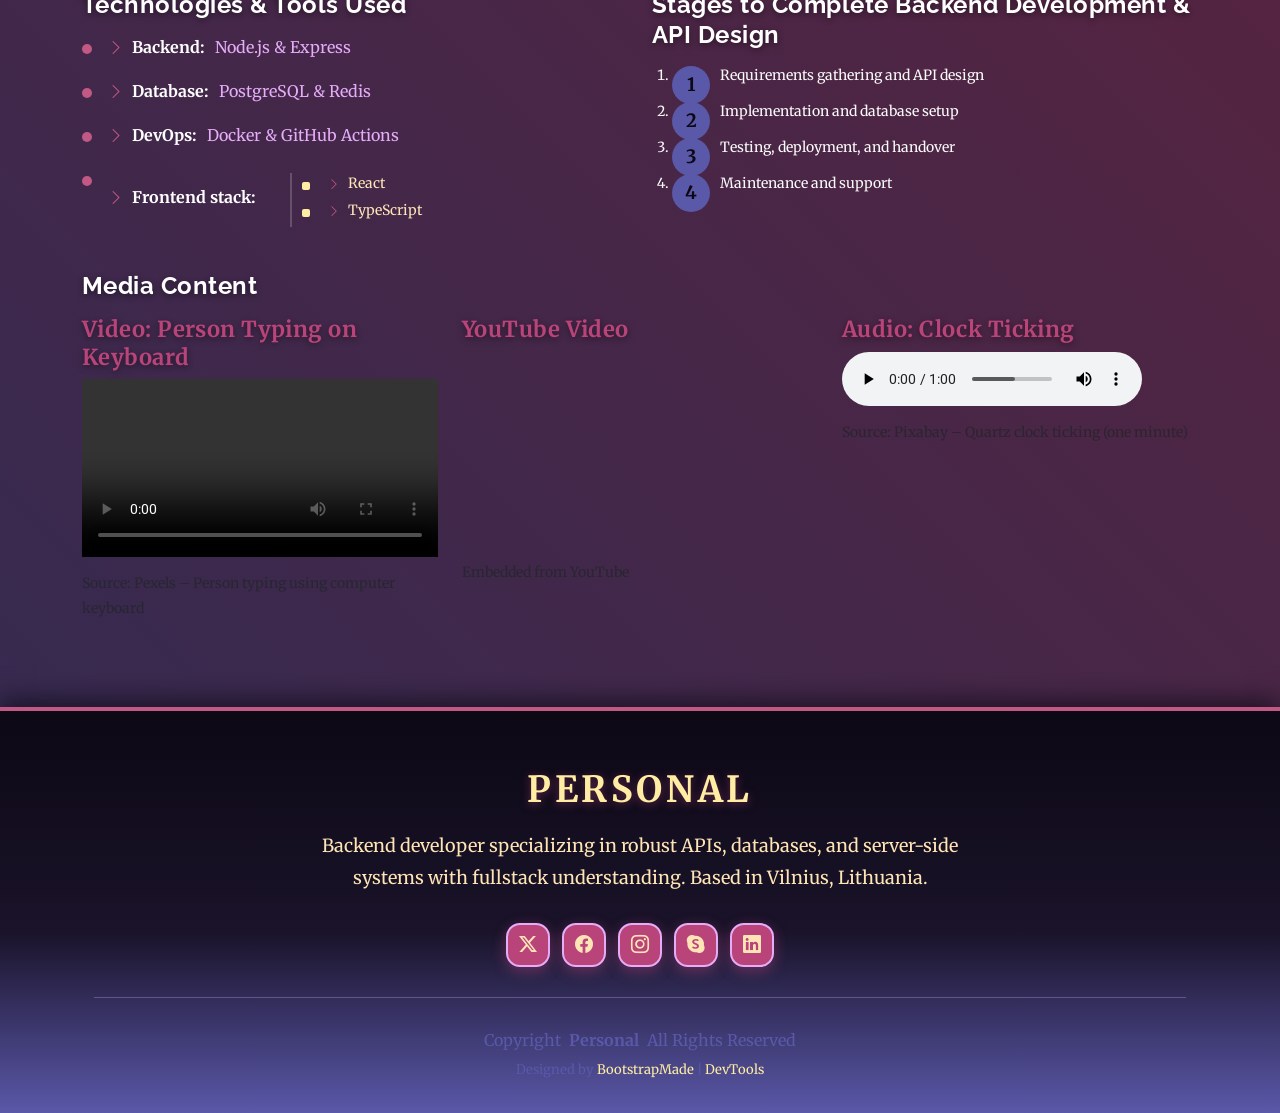
<file: services.html>
<!DOCTYPE html>
<html lang="en">

<head>
  <meta charset="utf-8">
  <meta content="width=device-width, initial-scale=1.0" name="viewport">
  <title>Services - Personal Bootstrap Template</title>
  <meta name="description" content="">
  <meta name="keywords" content="">

  <!-- Favicons -->
  <link href="assets/img/favicon.png" rel="icon">
  <link href="assets/img/apple-touch-icon.png" rel="apple-touch-icon">

  <!-- Fonts -->
  <link href="https://fonts.googleapis.com" rel="preconnect">
  <link href="https://fonts.gstatic.com" rel="preconnect" crossorigin>
  <link href="https://fonts.googleapis.com/css2?family=Roboto:ital,wght@0,100;0,300;0,400;0,500;0,700;0,900;1,100;1,300;1,400;1,500;1,700;1,900&family=Poppins:ital,wght@0,100;0,200;0,300;0,400;0,500;0,600;0,700;0,800;0,900;1,100;1,200;1,300;1,400;1,500;1,600;1,700;1,800;1,900&family=Raleway:ital,wght@0,100;0,200;0,300;0,400;0,500;0,600;0,700;0,800;0,900;1,100;1,200;1,300;1,400;1,500;1,600;1,700;1,800;1,900&display=swap" rel="stylesheet">

  <!-- Vendor CSS Files -->
  <link href="assets/vendor/bootstrap/css/bootstrap.min.css" rel="stylesheet">
  <link href="assets/vendor/bootstrap-icons/bootstrap-icons.css" rel="stylesheet">
  <link href="assets/vendor/aos/aos.css" rel="stylesheet">
  <link href="assets/vendor/swiper/swiper-bundle.min.css" rel="stylesheet">
  <link href="assets/vendor/glightbox/css/glightbox.min.css" rel="stylesheet">

  <!-- Main CSS File -->
  <link href="assets/css/main.css" rel="stylesheet">
  <link href="assets/css/custom.css" rel="stylesheet">

  <!-- =======================================================
  * Template Name: Personal
  * Template URL: https://bootstrapmade.com/personal-free-resume-bootstrap-template/
  * Updated: Mar 05 2025 with Bootstrap v5.3.3
  * Author: BootstrapMade.com
  * License: https://bootstrapmade.com/license/
  ======================================================== -->
</head>

<body class="services-page">

  <header id="header" class="header d-flex align-items-center fixed-top">
    <div class="container-fluid container-xl position-relative d-flex align-items-center justify-content-between">

      <a href="index.html" class="logo d-flex align-items-center">
        <!-- Uncomment the line below if you also wish to use an image logo -->
        <!-- <img src="assets/img/logo.webp" alt=""> -->
        <h1 class="sitename">Personal</h1>
      </a>

      <nav id="navmenu" class="navmenu">
        <ul>
          <li><a href="index.html">Home</a></li>
          <li><a href="about.html">About</a></li>
          <li><a href="resume.html">Resume</a></li>
          <li><a href="services.html" class="active">Services</a></li>
          <li><a href="portfolio.html">Portfolio</a></li>
          <li><a href="about.html#skill-progress">Skill Progress</a></li>
          <li><a href="contact.html">Contact</a></li>
        </ul>
        <i class="mobile-nav-toggle d-xl-none bi bi-list"></i>
      </nav>

    </div>
  </header>

  <main class="main">

    <!-- Page Title -->
    <div class="page-title" data-aos="fade">
      <div class="heading">
        <div class="container">
          <div class="row d-flex justify-content-center text-center">
            <div class="col-lg-8">
              <h1>Services</h1>
            </div>
          </div>
        </div>
      </div>
      <nav class="breadcrumbs">
        <div class="container">
          <ol>
            <li><a href="index.html">Home</a></li>
            <li class="current">Services</li>
          </ol>
        </div>
      </nav>
    </div><!-- End Page Title -->

    <!-- Services Section -->
    <section id="services" class="services section">

      <div class="container">

        <div class="row gy-4">

          <div class="col-lg-4 col-md-6" data-aos="fade-up" data-aos-delay="100">
            <div class="service-item  position-relative">
              <div class="icon">
                <i class="bi bi-activity"></i>
              </div>
              <a href="" class="stretched-link">
                <h3>Backend Development &amp; API Design</h3>
              </a>
              <p>Robust APIs, databases, and server-side systems with fullstack understanding. Built by a backend developer who specializes in bridging frontend and backend concerns.</p>
              <span class="price">From €50/hour</span>
            </div>
          </div><!-- End Service Item -->

          <div class="col-lg-4 col-md-6" data-aos="fade-up" data-aos-delay="200">
            <div class="service-item position-relative">
              <div class="icon">
                <i class="bi bi-broadcast"></i>
              </div>
              <a href="" class="stretched-link">
                <h3>Pizza Quality Evaluation</h3>
              </a>
              <p>Certified pizza testing covering crust texture, sauce balance, topping distribution, and overall taste. 15+ years of experience as a Senior Pizza Eater.</p>
              <span class="price">€25 per pizza</span>
            </div>
          </div><!-- End Service Item -->

          <div class="col-lg-4 col-md-6" data-aos="fade-up" data-aos-delay="300">
            <div class="service-item position-relative">
              <div class="icon">
                <i class="bi bi-easel"></i>
              </div>
              <a href="" class="stretched-link">
                <h3>Lecture Skipping Strategies</h3>
              </a>
              <p>Master the art of strategic lecture absence with perfect timing, independent catch-up techniques, GPA maintenance, and deadline extension negotiation.</p>
              <span class="price">€15/session</span>
            </div>
          </div><!-- End Service Item -->

          <div class="col-lg-4 col-md-6" data-aos="fade-up" data-aos-delay="400">
            <div class="service-item position-relative">
              <div class="icon">
                <i class="bi bi-bounding-box-circles"></i>
              </div>
              <a href="" class="stretched-link">
                <h3>Probability &amp; Statistics Mentoring</h3>
              </a>
              <p>Probability distributions, statistical inference, hypothesis testing, p-values, and confidence intervals. Mentored 1 student (they passed).</p>
              <span class="price">€30/hour</span>
            </div>
          </div><!-- End Service Item -->

          <div class="col-lg-4 col-md-6" data-aos="fade-up" data-aos-delay="500">
            <div class="service-item position-relative">
              <div class="icon">
                <i class="bi bi-calendar4-week"></i>
              </div>
              <a href="" class="stretched-link">
                <h3>Fullstack Development</h3>
              </a>
              <p>Bridge frontend and backend concerns with complete application development, from server-side APIs to client integration.</p>
              <span class="price">From €60/hour</span>
            </div>
          </div><!-- End Service Item -->

          <div class="col-lg-4 col-md-6" data-aos="fade-up" data-aos-delay="600">
            <div class="service-item position-relative">
              <div class="icon">
                <i class="bi bi-chat-square-text"></i>
              </div>
              <a href="" class="stretched-link">
                <h3>Course Consultation &amp; Support</h3>
              </a>
              <p>One-on-one help with coursework, exam preparation, and study strategies for computer science and engineering students.</p>
              <span class="price">€20/hour</span>
            </div>
          </div><!-- End Service Item -->

        </div>

        <div class="row gy-4 mt-5">

          <div class="col-12" data-aos="fade-up" data-aos-delay="100">
            <h3 class="services-title">Services Offered</h3>
            <table class="services-table">
              <thead>
                <tr>
                  <th scope="col">Service</th>
                  <th scope="col">Description</th>
                  <th scope="col">Price</th>
                </tr>
              </thead>
              <tbody>
                <tr>
                  <td>Backend Development &amp; API Design</td>
                  <td>Robust APIs, databases, and server-side systems with fullstack understanding.</td>
                  <td>From €50/hour</td>
                </tr>
                <tr>
                  <td>Pizza Quality Evaluation</td>
                  <td>Certified pizza testing covering crust texture, sauce balance, topping distribution, and overall taste.</td>
                  <td>€25 per pizza</td>
                </tr>
                <tr>
                  <td>Lecture Skipping Strategies</td>
                  <td>Master the art of strategic lecture absence with perfect timing and independent catch-up techniques.</td>
                  <td>€15/session</td>
                </tr>
              </tbody>
            </table>
          </div>

          <div class="col-lg-6 col-md-12" data-aos="fade-up" data-aos-delay="200">
            <h3 class="services-title">Technologies &amp; Tools Used</h3>
            <ul class="services-list">
              <li><i class="bi bi-chevron-right"></i> <strong>Backend:</strong> <span>Node.js &amp; Express</span></li>
              <li><i class="bi bi-chevron-right"></i> <strong>Database:</strong> <span>PostgreSQL &amp; Redis</span></li>
              <li><i class="bi bi-chevron-right"></i> <strong>DevOps:</strong> <span>Docker &amp; GitHub Actions</span></li>
              <li><i class="bi bi-chevron-right"></i> <strong>Frontend stack:</strong>
                <ul>
                  <li><i class="bi bi-chevron-right"></i> React</li>
                  <li><i class="bi bi-chevron-right"></i> TypeScript</li>
                </ul>
              </li>
            </ul>
          </div>

          <div class="col-lg-6 col-md-12" data-aos="fade-up" data-aos-delay="300">
            <h3 class="services-title">Stages to Complete Backend Development &amp; API Design</h3>
            <ol class="services-stages">
              <li>Requirements gathering and API design</li>
              <li>Implementation and database setup</li>
              <li>Testing, deployment, and handover</li>
              <li>Maintenance and support</li>
            </ol>
          </div>

          <div class="col-12" data-aos="fade-up" data-aos-delay="400">
            <h3 class="services-title">Media Content</h3>
            <div class="row gy-4">

              <div class="col-lg-4 col-md-6">
                <div class="media-item">
                  <h4>Video: Person Typing on Keyboard</h4>
                  <video controls width="100%" height="auto" poster="">
                    <source src="assets/media/typing-video.mp4" type="video/mp4">
                    Your browser does not support the video tag.
                  </video>
                  <p class="mt-2 text-muted small">Source: Pexels – Person typing using computer keyboard</p>
                </div>
              </div>

              <div class="col-lg-4 col-md-6">
                <div class="media-item">
                  <h4>YouTube Video</h4>
                  <div class="ratio ratio-16x9">
                    <iframe src="https://www.youtube.com/embed/BoUVIhtqjAw" title="YouTube video" allowfullscreen></iframe>
                  </div>
                  <p class="mt-2 text-muted small">Embedded from YouTube</p>
                </div>
              </div>

              <div class="col-lg-4 col-md-6">
                <div class="media-item">
                  <h4>Audio: Clock Ticking</h4>
                  <audio controls>
                    <source src="assets/media/clock-ticking.mp3" type="audio/mpeg">
                    Your browser does not support the audio element.
                  </audio>
                  <p class="mt-2 text-muted small">Source: Pixabay – Quartz clock ticking (one minute)</p>
                </div>
              </div>

            </div>
          </div>

        </div>

      </div>

    </section><!-- /Services Section -->

  </main>

  <footer id="footer" class="footer dark-background">
    <div class="container">
      <h3 class="sitename">Personal</h3>
      <p>Backend developer specializing in robust APIs, databases, and server-side systems with fullstack understanding. Based in Vilnius, Lithuania.</p>
      <div class="social-links d-flex justify-content-center">
        <a href=""><i class="bi bi-twitter-x"></i></a>
        <a href=""><i class="bi bi-facebook"></i></a>
        <a href=""><i class="bi bi-instagram"></i></a>
        <a href=""><i class="bi bi-skype"></i></a>
        <a href=""><i class="bi bi-linkedin"></i></a>
      </div>
      <div class="container">
        <div class="copyright">
          <span>Copyright</span> <strong class="px-1 sitename">Personal</strong> <span>All Rights Reserved</span>
        </div>
        <div class="credits">
          <!-- All the links in the footer should remain intact. -->
          <!-- You can delete the links only if you've purchased the pro version. -->
          <!-- Licensing information: https://bootstrapmade.com/license/ -->
          <!-- Purchase the pro version with working PHP/AJAX contact form: [buy-url] -->
          Designed by <a href="https://bootstrapmade.com/">BootstrapMade</a> | <a href="https://bootstrapmade.com/tools/">DevTools</a>
        </div>
      </div>
    </div>
  </footer>

  <!-- Scroll Top -->
  <a href="#" id="scroll-top" class="scroll-top d-flex align-items-center justify-content-center"><i class="bi bi-arrow-up-short"></i></a>

  <!-- Preloader -->
  <div id="preloader"></div>

  <!-- Vendor JS Files -->
  <script src="assets/vendor/bootstrap/js/bootstrap.bundle.min.js"></script>
  <script src="assets/vendor/php-email-form/validate.js"></script>
  <script src="assets/vendor/aos/aos.js"></script>
  <script src="assets/vendor/typed.js/typed.umd.js"></script>
  <script src="assets/vendor/purecounter/purecounter_vanilla.js"></script>
  <script src="assets/vendor/waypoints/noframework.waypoints.js"></script>
  <script src="assets/vendor/swiper/swiper-bundle.min.js"></script>
  <script src="assets/vendor/glightbox/js/glightbox.min.js"></script>
  <script src="assets/vendor/imagesloaded/imagesloaded.pkgd.min.js"></script>
  <script src="assets/vendor/isotope-layout/isotope.pkgd.min.js"></script>

  <!-- Main JS File -->
  <script src="assets/js/main.js"></script>

</body>

</html>
</file>
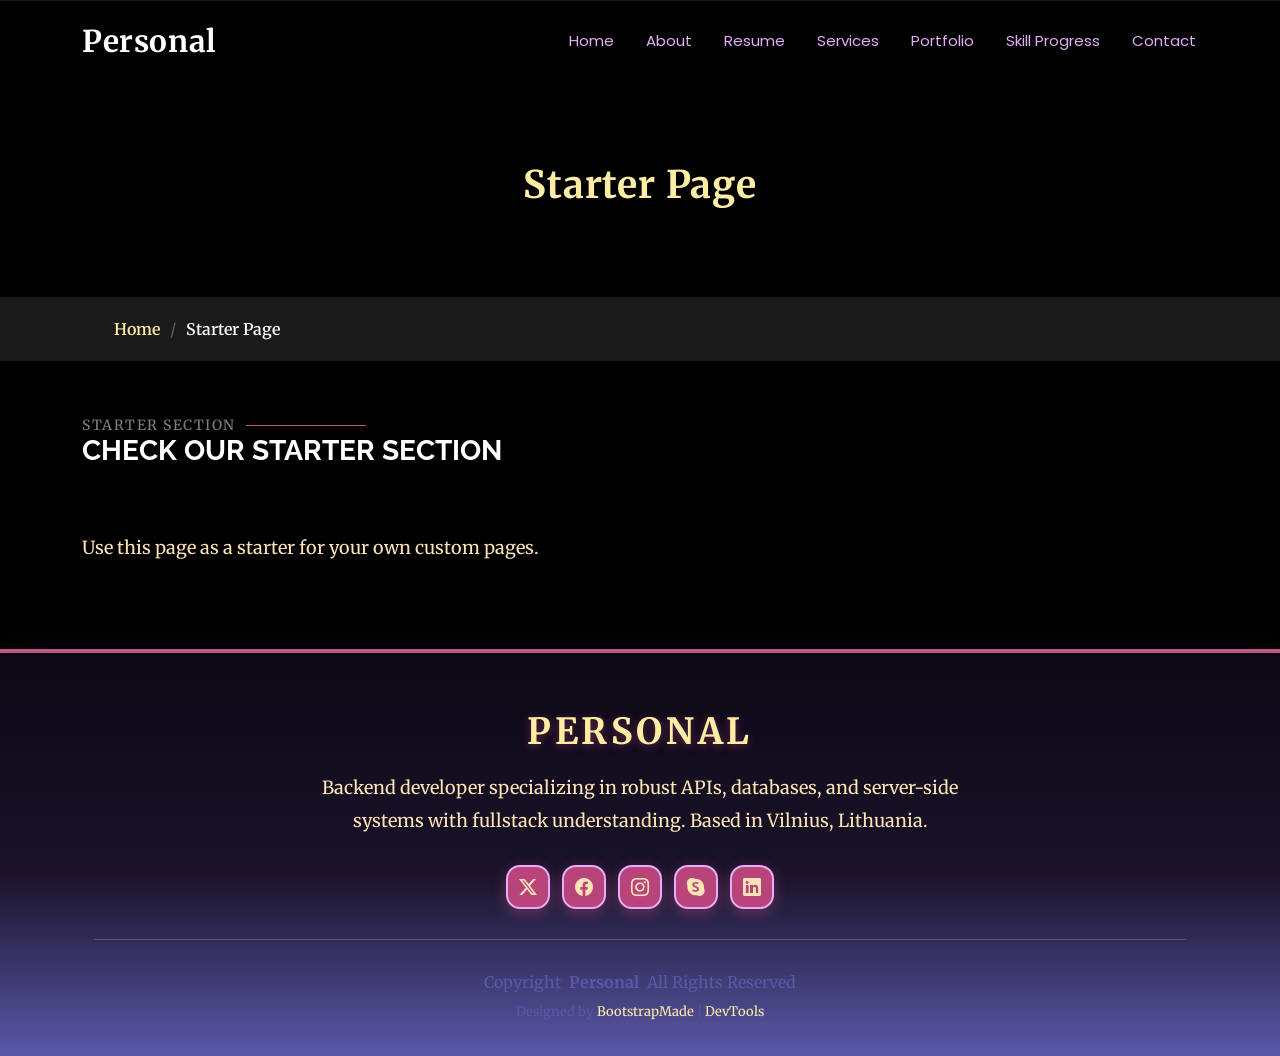
<file: starter-page.html>
<!DOCTYPE html>
<html lang="en">

<head>
  <meta charset="utf-8">
  <meta content="width=device-width, initial-scale=1.0" name="viewport">
  <title>Starter Page - Personal Bootstrap Template</title>
  <meta name="description" content="">
  <meta name="keywords" content="">

  <!-- Favicons -->
  <link href="assets/img/favicon.png" rel="icon">
  <link href="assets/img/apple-touch-icon.png" rel="apple-touch-icon">

  <!-- Fonts -->
  <link href="https://fonts.googleapis.com" rel="preconnect">
  <link href="https://fonts.gstatic.com" rel="preconnect" crossorigin>
  <link href="https://fonts.googleapis.com/css2?family=Roboto:ital,wght@0,100;0,300;0,400;0,500;0,700;0,900;1,100;1,300;1,400;1,500;1,700;1,900&family=Poppins:ital,wght@0,100;0,200;0,300;0,400;0,500;0,600;0,700;0,800;0,900;1,100;1,200;1,300;1,400;1,500;1,600;1,700;1,800;1,900&family=Raleway:ital,wght@0,100;0,200;0,300;0,400;0,500;0,600;0,700;0,800;0,900;1,100;1,200;1,300;1,400;1,500;1,600;1,700;1,800;1,900&display=swap" rel="stylesheet">

  <!-- Vendor CSS Files -->
  <link href="assets/vendor/bootstrap/css/bootstrap.min.css" rel="stylesheet">
  <link href="assets/vendor/bootstrap-icons/bootstrap-icons.css" rel="stylesheet">
  <link href="assets/vendor/aos/aos.css" rel="stylesheet">
  <link href="assets/vendor/swiper/swiper-bundle.min.css" rel="stylesheet">
  <link href="assets/vendor/glightbox/css/glightbox.min.css" rel="stylesheet">

  <!-- Main CSS File -->
  <link href="assets/css/main.css" rel="stylesheet">
  <link href="assets/css/custom.css" rel="stylesheet">

  <!-- =======================================================
  * Template Name: Personal
  * Template URL: https://bootstrapmade.com/personal-free-resume-bootstrap-template/
  * Updated: Mar 05 2025 with Bootstrap v5.3.3
  * Author: BootstrapMade.com
  * License: https://bootstrapmade.com/license/
  ======================================================== -->
</head>

<body class="starter-page-page">

  <header id="header" class="header d-flex align-items-center fixed-top">
    <div class="container-fluid container-xl position-relative d-flex align-items-center justify-content-between">

      <a href="index.html" class="logo d-flex align-items-center">
        <!-- Uncomment the line below if you also wish to use an image logo -->
        <!-- <img src="assets/img/logo.webp" alt=""> -->
        <h1 class="sitename">Personal</h1>
      </a>

      <nav id="navmenu" class="navmenu">
        <ul>
          <li><a href="index.html">Home</a></li>
          <li><a href="about.html">About</a></li>
          <li><a href="resume.html">Resume</a></li>
          <li><a href="services.html">Services</a></li>
          <li><a href="portfolio.html">Portfolio</a></li>
          <li><a href="about.html#skill-progress">Skill Progress</a></li>
          <li><a href="contact.html">Contact</a></li>
        </ul>
        <i class="mobile-nav-toggle d-xl-none bi bi-list"></i>
      </nav>

    </div>
  </header>

  <main class="main">

    <!-- Page Title -->
    <div class="page-title" data-aos="fade">
      <div class="heading">
        <div class="container">
          <div class="row d-flex justify-content-center text-center">
            <div class="col-lg-8">
              <h1>Starter Page</h1>
            </div>
          </div>
        </div>
      </div>
      <nav class="breadcrumbs">
        <div class="container">
          <ol>
            <li><a href="index.html">Home</a></li>
            <li class="current">Starter Page</li>
          </ol>
        </div>
      </nav>
    </div><!-- End Page Title -->

    <!-- Starter Section Section -->
    <section id="starter-section" class="starter-section section">

      <!-- Section Title -->
      <div class="container section-title" data-aos="fade-up">
        <h2>Starter Section</h2>
        <div><span>Check Our</span> <span class="description-title">Starter Section</span></div>
      </div><!-- End Section Title -->

      <div class="container" data-aos="fade-up">
        <p>Use this page as a starter for your own custom pages.</p>
      </div>

    </section><!-- /Starter Section Section -->

  </main>

  <footer id="footer" class="footer dark-background">
    <div class="container">
      <h3 class="sitename">Personal</h3>
      <p>Backend developer specializing in robust APIs, databases, and server-side systems with fullstack understanding. Based in Vilnius, Lithuania.</p>
      <div class="social-links d-flex justify-content-center">
        <a href=""><i class="bi bi-twitter-x"></i></a>
        <a href=""><i class="bi bi-facebook"></i></a>
        <a href=""><i class="bi bi-instagram"></i></a>
        <a href=""><i class="bi bi-skype"></i></a>
        <a href=""><i class="bi bi-linkedin"></i></a>
      </div>
      <div class="container">
        <div class="copyright">
          <span>Copyright</span> <strong class="px-1 sitename">Personal</strong> <span>All Rights Reserved</span>
        </div>
        <div class="credits">
          <!-- All the links in the footer should remain intact. -->
          <!-- You can delete the links only if you've purchased the pro version. -->
          <!-- Licensing information: https://bootstrapmade.com/license/ -->
          <!-- Purchase the pro version with working PHP/AJAX contact form: [buy-url] -->
          Designed by <a href="https://bootstrapmade.com/">BootstrapMade</a> | <a href="https://bootstrapmade.com/tools/">DevTools</a>
        </div>
      </div>
    </div>
  </footer>

  <!-- Scroll Top -->
  <a href="#" id="scroll-top" class="scroll-top d-flex align-items-center justify-content-center"><i class="bi bi-arrow-up-short"></i></a>

  <!-- Preloader -->
  <div id="preloader"></div>

  <!-- Vendor JS Files -->
  <script src="assets/vendor/bootstrap/js/bootstrap.bundle.min.js"></script>
  <script src="assets/vendor/php-email-form/validate.js"></script>
  <script src="assets/vendor/aos/aos.js"></script>
  <script src="assets/vendor/typed.js/typed.umd.js"></script>
  <script src="assets/vendor/purecounter/purecounter_vanilla.js"></script>
  <script src="assets/vendor/waypoints/noframework.waypoints.js"></script>
  <script src="assets/vendor/swiper/swiper-bundle.min.js"></script>
  <script src="assets/vendor/glightbox/js/glightbox.min.js"></script>
  <script src="assets/vendor/imagesloaded/imagesloaded.pkgd.min.js"></script>
  <script src="assets/vendor/isotope-layout/isotope.pkgd.min.js"></script>

  <!-- Main JS File -->
  <script src="assets/js/main.js"></script>

</body>

</html>
</file>
<file: assets/css/custom.css>
/* --------------------------------------------------------------
   Custom stylesheet — Laboratory Work 9
   Typography: Merriweather
   Colours: seaside sunset palette sampled from assets/img/custom-img.png
   -------------------------------------------------------------- */

/* Import the Merriweather web font */
@import url('https://fonts.googleapis.com/css2?family=Merriweather:ital,wght@0,300;0,400;0,700;0,900;1,300;1,400;1,700&display=swap');

/* Seaside sunset palette (colours picked from assets/img/custom-img.png) */
:root {
  --sunset-pink: #c25884;      /* pink sky */
  --sunset-magenta: #b9447a;   /* magenta sky */
  --sky-purple: #5a58a9;       /* lavender-purple sky */
  --seafoam-lavender: #e5adf8; /* lavender seafoam */
  --sun-yellow: #ffeda3;       /* pale yellow sun */
  --sun-glow: #ffe5b6;         /* sun glow */
  --wet-sand: #1a132a;         /* dark wet sand */
  --wet-sand-deep: #0c0814;    /* deeper wet sand */
}

/* Override the template's green accent variables so all green elements
   switch to the seaside sunset palette (custom.css loads after main.css) */
:root {
  --accent-color: var(--sunset-pink);        /* was #18d26e green */
  --nav-color: var(--seafoam-lavender);      /* was #fafafa near-white — prevents white blink */
  --nav-hover-color: var(--sunset-magenta);  /* was #18d26e green */
  --nav-dropdown-hover-color: var(--sunset-pink); /* was #18d26e green */
}

/* Index page: navbar text pure white with smooth hover transition */
.index-page .navmenu a,
.index-page .navmenu a:focus {
  color: #ffffff;
  transition: color 0.3s ease;
}
.index-page .navmenu a:hover,
.index-page .navmenu li:hover > a,
.index-page .navmenu .active,
.index-page .navmenu .active:focus {
  color: var(--sun-yellow);
  transition: color 0.3s ease;
}

/* Index page: slider underline always sun-yellow (base + hover + active) */
.index-page .navmenu > ul > li > a:before {
  background-color: var(--sun-yellow);
}
.index-page .navmenu > ul > li > a:hover:before,
.index-page .navmenu li:hover > a:before,
.index-page .navmenu .active:before {
  background-color: var(--sun-yellow);
}

/* --- Body: default text font --- */
body {
  font-family: "Merriweather", system-ui, -apple-system, "Segoe UI", Roboto,
    "Helvetica Neue", Arial, "Noto Sans", "Liberation Sans",
    "Apple Color Emoji", "Segoe UI Emoji", "Segoe UI Symbol",
    "Noto Color Emoji", sans-serif;
  color: var(--seafoam-lavender);
  background-color: var(--wet-sand);
}

/* --- Headings: visually distinct from the original template --- */
h1,
h2,
h3,
h4,
h5,
h6 {
  font-family: "Merriweather", serif;
  font-weight: 700;
  line-height: 1.25;
  letter-spacing: 0.02em;
  text-shadow: 0 2px 6px rgba(0, 0, 0, 0.45);
}

h1 {
  font-size: 2.75rem;
  color: var(--sun-yellow);
}

h2 {
  font-size: 2.25rem;
  color: var(--sunset-pink);
}

h3 {
  font-size: 1.75rem;
  color: var(--sky-purple);
}

h4 {
  font-size: 1.375rem;
  color: var(--sunset-magenta);
}

h5 {
  font-size: 1.125rem;
  color: var(--seafoam-lavender);
}

h6 {
  font-size: 1rem;
  font-weight: 500;
  font-style: italic;
  color: #b269a1;
}

/* --- Paragraphs: visually distinct from the original template --- */
p {
  font-family: "Merriweather", serif;
  font-size: 1.125rem;
  font-weight: 400;
  color: var(--sun-glow);
  line-height: 1.8;
  margin-bottom: 1.6rem;
}

/*--------------------------------------------------------------
# Laboratory Work 9: Section spacing — About, Resume, Portfolio
--------------------------------------------------------------*/

/* --- 4a. About section: spacing on container and content blocks --- */
#about.section {
  padding: 90px 0;
}
#about .content {
  margin-top: 2rem;
  padding: 2rem;
}
#about .content h2 {
  margin-bottom: 1rem;
}
#about .content p.py-3,
#about .content p {
  padding: 0;
  margin-bottom: 1.2rem;
}

/* --- 4b. Resume section: spacing on items, titles, and container --- */
#resume.section {
  padding: 100px 0;
}
.resume .resume-title {
  margin-top: 1.5rem;
  margin-bottom: 1.25rem;
}
.resume .resume-item {
  padding: 1.5rem 0 1.5rem 2.5rem;
  margin-top: 0;
  border-left: 4px solid transparent;
}
.resume .resume-item h4 {
  margin-bottom: 0.5rem;
}
.resume .resume-item h5 {
  margin-bottom: 0.75rem;
}

/* --- 4c. Portfolio section: spacing on items, content, filters, container --- */
#portfolio.section {
  padding: 110px 0 0 0;
}
.portfolio .portfolio-filters {
  margin: 0 auto 2.5rem auto;
}
.portfolio .portfolio-filters li {
  margin: 0 0.75rem 1rem 0.75rem;
}
.portfolio-item {
  margin-bottom: 2rem;
}
.portfolio .portfolio-content {
  padding: 1rem;
}

/* --- 4d. Content blocks: borders, border-radius, box-shadows --- */
#about .content {
  border: 1px solid rgba(194, 88, 132, 0.45);
  border-radius: 16px;
  box-shadow: 0 10px 30px rgba(12, 8, 20, 0.55);
}
.resume .resume-item {
  border: 1px solid rgba(185, 68, 122, 0.35);
  border-left: 4px solid var(--sunset-magenta);
  border-radius: 12px;
  box-shadow: 0 6px 18px rgba(12, 8, 20, 0.45);
}
.portfolio-item {
  border: 1px solid rgba(90, 88, 169, 0.35);
  border-radius: 14px;
  box-shadow: 0 8px 24px rgba(12, 8, 20, 0.5);
}
.portfolio .portfolio-content {
  border-radius: 12px;
  overflow: hidden;
  box-shadow: 0 4px 16px rgba(12, 8, 20, 0.35);
}
.portfolio .portfolio-content .portfolio-info {
  border-radius: 12px;
  box-shadow: inset 0 0 20px rgba(0, 0, 0, 0.35);
}

/*--------------------------------------------------------------
# Footer — seaside sunset theme (Task 5a)
--------------------------------------------------------------*/
.footer {
  color: var(--seafoam-lavender);
  background: linear-gradient(
    180deg,
    var(--wet-sand-deep) 0%,
    var(--wet-sand) 55%,
    var(--sky-purple) 100%
  );
  font-size: 16px;
  text-align: center;
  padding: 56px 0 34px;
  position: relative;
  border-top: 4px solid var(--sunset-pink);
  box-shadow: 0 -6px 24px rgba(12, 8, 20, 0.7);
}

.footer h3 {
  color: var(--sun-yellow);
  font-weight: 700;
  position: relative;
  padding: 0;
  margin: 0 0 18px 0;
  text-transform: uppercase;
  letter-spacing: 0.1em;
  text-shadow: 0 2px 8px rgba(185, 68, 122, 0.5);
}

.footer p {
  font-style: normal;
  color: var(--sun-glow);
  padding: 0;
  margin: 0 0 28px 0;
  max-width: 640px;
  margin-left: auto;
  margin-right: auto;
}

.footer .social-links {
  margin: 0 0 30px 0;
}

.footer .social-links a {
  font-size: 18px;
  display: flex;
  align-items: center;
  justify-content: center;
  background: var(--sunset-magenta);
  color: var(--sun-glow);
  line-height: 1;
  margin: 0 6px;
  border-radius: 14px;
  text-align: center;
  width: 44px;
  height: 44px;
  border: 2px solid var(--seafoam-lavender);
  box-shadow: 0 4px 14px rgba(185, 68, 122, 0.45);
  transition: all 0.3s;
}

.footer .social-links a:hover {
  background: var(--sun-yellow);
  color: var(--wet-sand-deep);
  border-color: var(--sun-yellow);
  text-decoration: none;
  transform: translateY(-3px);
}

.footer .copyright {
  padding-top: 30px;
  border-top: 1px solid color-mix(in srgb, var(--seafoam-lavender), transparent 70%);
  color: var(--sky-purple);
}

.footer .credits {
  font-size: 13px;
  padding-top: 8px;
  color: var(--sky-purple);
}

/*--------------------------------------------------------------
# Scroll Top Button — seaside sunset theme (Task 5b)
--------------------------------------------------------------*/
#scroll-top,
.scroll-top {
  position: fixed;
  visibility: hidden;
  opacity: 0;
  right: 24px;
  bottom: 24px;
  z-index: 99999;
  background: linear-gradient(135deg, var(--sunset-pink), var(--sunset-magenta));
  width: 52px;
  height: 52px;
  border-radius: 16px;
  border: 2px solid var(--seafoam-lavender);
  box-shadow: 0 6px 18px rgba(194, 88, 132, 0.55);
  color: var(--sun-glow);
  transition: all 0.4s;
}

#scroll-top i,
.scroll-top i {
  font-size: 26px;
  color: var(--sun-glow);
  line-height: 0;
}

#scroll-top:hover,
.scroll-top:hover {
  background: linear-gradient(135deg, var(--sunset-magenta), var(--sky-purple));
  color: var(--sun-glow);
  box-shadow: 0 8px 24px rgba(185, 68, 122, 0.65);
  transform: translateY(-3px) scale(1.05);
}

#scroll-top.active,
.scroll-top.active {
  visibility: visible;
  opacity: 1;
  bottom: 24px;
}

/* --- Buttons: visually distinct from the original template
   (original used accent green #18d26e with border-radius 50px; now uses sunset palette) --- */
button,
input[type="submit"] {
  display: inline-block;
  background-color: var(--sunset-pink);
  color: var(--wet-sand-deep);
  font-family: "Merriweather", system-ui, -apple-system, "Segoe UI", Roboto,
    "Helvetica Neue", Arial, sans-serif;
  font-size: 1rem;
  font-weight: 700;
  padding: 0.85rem 1.75rem;
  border-radius: 10px;
  border: 2px solid var(--sunset-magenta);
  box-shadow: 0 4px 0 rgba(0, 0, 0, 0.35);
  transition: background-color 0.25s ease, color 0.25s ease,
    transform 0.2s ease, box-shadow 0.2s ease;
  cursor: pointer;
  text-decoration: none;
}

button:hover,
input[type="submit"]:hover {
  background-color: var(--sunset-magenta);
  color: var(--sun-glow);
  transform: scale(1.05);
  box-shadow: 0 6px 0 rgba(0, 0, 0, 0.35);
}

button:active,
input[type="submit"]:active {
  background-color: var(--sky-purple);
  color: var(--sun-yellow);
  transform: scale(0.96);
  box-shadow: 0 2px 0 rgba(0, 0, 0, 0.35);
}

/* --- Links: visually distinct from the original template
   (original used accent green #18d26e; now uses sunset palette) --- */
a {
  color: var(--sun-yellow);
  text-decoration: none;
  transition: color 0.25s ease, text-decoration 0.25s ease;
}

a:hover {
  color: var(--seafoam-lavender);
  text-decoration: underline;
}

a:visited {
  color: #b269a1;
}

/*--------------------------------------------------------------
# Laboratory Work 9: Task 8 — Services lists & table styles
   Seaside sunset palette
--------------------------------------------------------------*/

/* --- 8.1a. Unordered list: custom coloured bullet markers --- */
.services-list {
  list-style: none;
  padding-left: 0;
  margin: 0;
}
.services-list li {
  position: relative;
  padding-left: 1.6rem;
  margin-bottom: 0.85rem;
  color: var(--seafoam-lavender);
}
.services-list li::before {
  content: "";
  position: absolute;
  left: 0;
  top: 0.55rem;
  width: 10px;
  height: 10px;
  background-color: var(--sunset-pink);
  border-radius: 50%;
}

/* --- 8.1b. Ordered list: numbered stages via counter + pseudo-element --- */
.services-stages {
  list-style: none;
  counter-reset: stages;
  padding-left: 0;
  margin: 0;
}
.services-stages li {
  counter-increment: stages;
  position: relative;
  padding-left: 3rem;
  margin-bottom: 1rem;
  color: var(--seafoam-lavender);
}
.services-stages li::before {
  content: counter(stages);
  position: absolute;
  left: 0;
  top: 0.05rem;
  width: 2.4rem;
  height: 2.4rem;
  background: var(--sky-purple);
  color: var(--wet-sand-deep);
  font-weight: 700;
  font-size: 1.15rem;
  border-radius: 50%;
  text-align: center;
  line-height: 2.4rem;
}

/* --- 8.1c. Nested list: visually distinct marker, indent, colour, border-left --- */
.services-list li > ul {
  list-style: none;
  counter-reset: none;
  margin-top: 0.5rem;
  margin-bottom: 0;
  padding-left: 1.6rem;
  border-left: 3px solid var(--seafoam-lavender);
}
.services-list li > ul li {
  padding-left: 1.4rem;
  margin-bottom: 0.5rem;
  font-size: 0.95rem;
  color: var(--sun-glow);
}
.services-list li > ul li::before {
  content: "";
  position: absolute;
  left: -0.25rem; /* sits just inside the left border */
  top: 0.55rem;
  width: 8px;
  height: 8px;
  background-color: var(--sun-yellow);
  border-radius: 25%; /* squircle/square-ish marker, different from the round main marker */
}

/* --- 8.2a. Table: consistent cell padding and centre-aligned content --- */
.services-table {
  width: 100%;
  border-collapse: collapse;
  margin-top: 1rem;
}
.services-table th,
.services-table td {
  padding: 1rem 1.25rem;
  text-align: center;
  border: 1px solid rgba(229, 173, 248, 0.45);
  color: var(--seafoam-lavender);
}

/* --- 8.2b. Table header: distinct background, colour, border, text-transform --- */
.services-table thead th {
  background-color: var(--sunset-pink);
  color: var(--wet-sand-deep);
  border: 1px solid var(--sunset-magenta);
  text-transform: uppercase;
  letter-spacing: 0.08em;
  font-weight: 700;
  font-size: 0.95rem;
}

/* --- 8.2c. Table body: zebra striping + hover effect --- */
.services-table tbody tr:nth-child(even) {
  background-color: rgba(229, 173, 248, 0.18);
}
.services-table tbody tr:nth-child(odd) {
  background-color: rgba(255, 229, 182, 0.1);
}
.services-table tbody tr:hover {
  background-color: rgba(255, 237, 163, 0.35);
  transition: background-color 0.25s ease;
}

/*--------------------------------------------------------------
# Laboratory Work 10 — Skill Progress module (Skill Kanban)
   Styled like Fig. 1 / Fig. 2 example, sunset palette
--------------------------------------------------------------*/

/* --- Module header --- */
.module-header {
  display: flex;
  align-items: center;
  gap: 1rem;
  margin-bottom: 0.5rem;
}
.module-icon {
  width: 48px;
  height: 48px;
  background: var(--wet-sand-deep);
  border: 1px solid rgba(194, 88, 132, 0.45);
  border-radius: 12px;
  display: flex;
  align-items: center;
  justify-content: center;
  font-size: 22px;
  color: var(--sun-yellow);
  box-shadow: 0 4px 12px rgba(12, 8, 20, 0.45);
}
.module-info h2 {
  font-size: 1.75rem;
  color: var(--sunset-pink);
  margin: 0 0 0.25rem 0;
}
.module-subtitle {
  font-size: 0.95rem;
  color: var(--sun-glow);
  margin: 0;
}

/* --- Top stat cards --- */
.top-stats .stat-card {
  background: var(--wet-sand-deep);
  border: 1px solid rgba(194, 88, 132, 0.45);
  border-radius: 16px;
  padding: 1.25rem 1rem;
  display: flex;
  align-items: center;
  gap: 0.85rem;
  height: 100%;
  box-shadow: 0 6px 18px rgba(12, 8, 20, 0.45);
}
.stat-icon {
  width: 40px;
  height: 40px;
  border-radius: 10px;
  display: flex;
  align-items: center;
  justify-content: center;
  font-size: 18px;
  color: var(--wet-sand-deep);
  flex-shrink: 0;
}
.student-card .stat-icon { background: var(--sky-purple); }
.xp-card .stat-icon { background: var(--sunset-pink); }
.level-card .stat-icon { background: var(--seafoam-lavender); }
.rank-card .stat-icon { background: var(--sun-yellow); }
.stat-info { display: flex; flex-direction: column; }
.stat-label {
  font-size: 0.8rem;
  color: var(--seafoam-lavender);
  text-transform: uppercase;
  letter-spacing: 0.08em;
  margin-bottom: 0.2rem;
}
.stat-value {
  font-size: 1.5rem;
  font-weight: 700;
  color: var(--sun-glow);
  line-height: 1;
}
.stat-badge {
  font-size: 0.7rem;
  font-weight: 700;
  text-transform: uppercase;
  letter-spacing: 0.06em;
  padding: 0.15rem 0.5rem;
  border-radius: 20px;
  background: var(--sky-purple);
  color: var(--wet-sand-deep);
  margin-top: 0.3rem;
  width: fit-content;
}

/* --- Progress bar section --- */
.progress-section {
  background: var(--wet-sand-deep);
  border: 1px solid rgba(194, 88, 132, 0.45);
  border-radius: 16px;
  padding: 1.5rem 1rem;
  box-shadow: 0 10px 30px rgba(12, 8, 20, 0.55);
}
.progress-label {
  font-size: 0.95rem;
  color: var(--seafoam-lavender);
}
.progress-value {
  font-size: 0.95rem;
  font-weight: 700;
  color: var(--sun-yellow);
}
.progress {
  height: 10px;
  border-radius: 5px;
  background: rgba(229, 173, 248, 0.2);
  box-shadow: inset 0 1px 3px rgba(0, 0, 0, 0.3);
  overflow: hidden;
  margin-top: 0.75rem;
}
.progress-bar {
  height: 100%;
  background: linear-gradient(90deg, var(--sunset-pink), var(--sunset-magenta));
  border-radius: 5px;
  width: 0;
  transition: width 1s ease;
}
.progress-details {
  font-size: 0.85rem;
  color: var(--sun-glow);
  margin-top: 0.5rem;
}

/* --- Statistics section --- */
.statistics-section .section-subtitle {
  font-size: 1.25rem;
  color: var(--sunset-pink);
  margin: 0 0 1rem 0;
}
.statistics-section .stat-card.stat-simple {
  background: var(--wet-sand-deep);
  border: 1px solid rgba(194, 88, 132, 0.45);
  border-radius: 16px;
  padding: 1.25rem 1rem;
  text-align: center;
  height: 100%;
  display: flex;
  flex-direction: column;
  justify-content: center;
  box-shadow: 0 6px 18px rgba(12, 8, 20, 0.45);
}

/* --- Kanban section --- */
.kanban-section .section-subtitle {
  font-size: 1.25rem;
  color: var(--sunset-pink);
  margin: 0 0 0.5rem 0;
}
.kanban-subtitle {
  font-size: 0.9rem;
  color: var(--sun-glow);
  margin: 0 0 1.5rem 0;
}

/* --- Kanban board (Flexbox) --- */
.kanban-board {
  display: flex;
  flex-wrap: wrap;
  gap: 1.5rem;
  justify-content: center;
}
.kanban-column {
  flex: 1;
  max-width: 400px;
  display: flex;
  flex-direction: column;
}
.kanban-column-header {
  flex-shrink: 0;
  display: flex;
  align-items: center;
  justify-content: space-between;
  padding: 0.9rem 1.1rem;
  border-radius: 12px 12px 0 0;
  font-family: "Merriweather", serif;
  font-size: 1.1rem;
  font-weight: 700;
  line-height: 1.25;
  letter-spacing: 0.08em;
  text-transform: uppercase;
  text-shadow: 0 2px 6px rgba(0, 0, 0, 0.45);
  box-shadow: 0 4px 12px rgba(0, 0, 0, 0.35);
}
.kanban-icon {
  font-size: 1.25rem;
  margin-right: 0.6rem;
}
.kanban-count {
  font-size: 0.85rem;
  font-weight: 700;
  background: rgba(0, 0, 0, 0.3);
  padding: 0.15rem 0.55rem;
  border-radius: 20px;
  margin-left: auto;
}
.kanban-column[data-category="planned"] .kanban-column-header {
  background: var(--sky-purple);
  color: var(--wet-sand-deep);
}
.kanban-column[data-category="in-progress"] .kanban-column-header {
  background: var(--sunset-pink);
  color: var(--wet-sand-deep);
}
.kanban-column[data-category="completed"] .kanban-column-header {
  background: var(--seafoam-lavender);
  color: var(--wet-sand-deep);
}
.kanban-column-cards {
  flex: 1;
  background: var(--wet-sand-deep);
  border: 1px solid rgba(194, 88, 132, 0.45);
  border-top: none;
  border-radius: 0 0 16px 16px;
  padding: 1.25rem 1rem;
  min-height: 300px;
  overflow-y: auto;
  box-shadow: 0 10px 30px rgba(12, 8, 20, 0.55);
}

/* --- Skill cards --- */
.skill-card {
  background: var(--wet-sand);
  border: 1px solid rgba(185, 68, 122, 0.35);
  border-left: 4px solid var(--sunset-magenta);
  border-radius: 12px;
  padding: 1rem 1.25rem;
  margin-bottom: 1rem;
  width: 100%;
  display: flex;
  align-items: center;
  gap: 0.85rem;
  box-shadow: 0 6px 18px rgba(12, 8, 20, 0.45);
  transition: transform 0.2s ease, box-shadow 0.2s ease;
}
.skill-card:hover {
  transform: translateY(-2px);
  box-shadow: 0 8px 24px rgba(0, 0, 0, 0.5);
}
.skill-card-status {
  font-size: 0.75rem;
  font-weight: 700;
  text-transform: uppercase;
  letter-spacing: 0.06em;
  padding: 0.18rem 0.6rem;
  border-radius: 20px;
  display: inline-block;
  min-width: 70px;
  text-align: center;
  flex-shrink: 0;
}
.skill-card-status.planned { background: var(--sky-purple); color: var(--wet-sand-deep); }
.skill-card-status.in-progress { background: var(--sunset-pink); color: var(--wet-sand-deep); }
.skill-card-status.completed { background: var(--seafoam-lavender); color: var(--wet-sand-deep); }
.skill-card-info {
  display: flex;
  flex-direction: column;
  justify-content: center;
  flex: 1;
}
.skill-card-name {
  font-weight: 700;
  font-size: 1rem;
  color: var(--sun-glow);
  line-height: 1.2;
}
.skill-card-xp {
  font-size: 0.85rem;
  color: var(--sun-yellow);
  font-weight: 700;
}

/* --- Skill card actions: status change dropdown (Lab 12) --- */
.skill-card-actions {
  display: flex;
  flex-direction: column;   /* stack the select under the label */
  align-items: flex-start;  /* left-align label and select */
  gap: 0.25rem;
  margin-left: auto;        /* pin actions block to the right edge of the card */
  flex-shrink: 0;
  min-width: 0;
  max-width: 45%;
  overflow: hidden;
}
.skill-card-actions label {
  font-size: 0.65rem;
  color: var(--sun-glow);
  white-space: nowrap;
  flex-shrink: 0;
}
.skill-card-actions select {
  font-size: 0.65rem;
  padding: 0.12rem 0.4rem;
  max-width: 110px;         /* wider now that it is stacked under the label */
  min-width: 70px;
  background: var(--wet-sand-deep);
  color: var(--seafoam-lavender);
  border: 1px solid rgba(229, 173, 248, 0.45);
  border-radius: 6px;
  cursor: pointer;
  flex-shrink: 0;
  width: 100%;
}
.skill-card-actions select:focus {
  outline: none;
  border-color: var(--sunset-pink);
}

/* Prevent flex children from overflowing the card width. */
.skill-card,
.skill-card-status,
.skill-card-info,
.skill-card-xp {
  min-width: 0;
}
.skill-card-info {
  overflow: hidden;
}
.skill-card-xp {
  overflow: hidden;
  text-overflow: ellipsis;
  white-space: nowrap;
}

/* Responsive: stack columns on small screens */
@media (max-width: 768px) {
  .kanban-column {
    flex: 1 1 100%;
    max-width: 100%;
  }
  .top-stats .stat-card {
    flex-direction: column;
    align-items: flex-start;
    gap: 0.75rem;
    text-align: left;
  }
  .stat-info { flex-direction: row; align-items: center; gap: 0.5rem; }
  .stat-badge { margin-top: 0; }
  .module-header { flex-direction: column; align-items: flex-start; gap: 0.75rem; }
}

/*--------------------------------------------------------------
# Complementary Task 1 — Services section animated gradient
--------------------------------------------------------------*/
#services.services.section {
  position: relative;
  overflow: hidden;
}
#services.services.section::before {
  content: "";
  position: absolute;
  inset: 0;
  background: linear-gradient(
    45deg,
    var(--sunset-pink),
    var(--sky-purple),
    var(--sunset-magenta),
    var(--wet-sand-deep)
  );
  background-size: 300% 300%;
  animation: gradientMove 8s ease infinite;
  opacity: 0.5;
  z-index: 0;
}
#services.services.section > .container {
  position: relative;
  z-index: 1;
}
@keyframes gradientMove {
  0% {
    background-position: 0% 50%;
  }
  50% {
    background-position: 100% 50%;
  }
  100% {
    background-position: 0% 50%;
  }
}

/*--------------------------------------------------------------
# Complementary Task 2 — About section animated CSS shapes
--------------------------------------------------------------*/
#about .content {
  position: relative;
  z-index: 1;
}
.css-shape {
  position: absolute;
  border-radius: 50%;
  opacity: 0.35;
  animation: floatShape 6s ease-in-out infinite;
}
.css-shape.circle {
  border-radius: 50%;
  background: var(--sunset-pink);
}
.css-shape.triangle {
  width: 0;
  height: 0;
  border-radius: 0;
  background: transparent;
  border-left: 40px solid transparent;
  border-right: 40px solid transparent;
  border-bottom: 70px solid var(--sky-purple);
}
@keyframes floatShape {
  0%,
  100% {
    transform: translate(0, 0) rotate(0deg);
  }
  33% {
    transform: translate(15px, -20px) rotate(120deg);
  }
  66% {
    transform: translate(-10px, 20px) rotate(240deg);
  }
}

/*--------------------------------------------------------------
# Laboratory Work 7-8 — Contact form styling
   Seaside sunset palette — styling for the rebuilt lab Contact
   form fields, validation states, result areas and buttons.
--------------------------------------------------------------*/

/* --- Field consistency: text/email/tel inputs match the existing
   Contact form (spacing, padding, font, colour) so the rebuilt lab
   fields look like one cohesive unit. --- */
.contact-page #first-name,
.contact-page #last-name,
.contact-page #email,
.contact-page #phone,
.contact-page #address {
  display: block;
  width: 100%;
  font-family: "Merriweather", system-ui, -apple-system, "Segoe UI", Roboto,
    "Helvetica Neue", Arial, sans-serif;
  font-size: 1rem;
  padding: 0.85rem 1rem;
  color: var(--seafoam-lavender);
  background-color: color-mix(in srgb, var(--wet-sand-deep), transparent 60%);
  border: 1px solid color-mix(in srgb, var(--seafoam-lavender), transparent 70%);
  border-radius: 10px;
  box-shadow: none;
  transition: border-color 0.25s ease, box-shadow 0.25s ease;
}

/* Rating radio inputs: keep consistent font/colour without forcing
   block layout (they live inside .rating-group flex containers). */
.contact-page #rating-1,
.contact-page #rating-2,
.contact-page #rating-3 {
  font-family: "Merriweather", system-ui, -apple-system, "Segoe UI", Roboto,
    "Helvetica Neue", Arial, sans-serif;
  font-size: 1rem;
  color: var(--seafoam-lavender);
  accent-color: var(--sunset-pink);
}

/* Focus state mirroring main.css focus behaviour, sunset palette. */
.contact-page #first-name:focus,
.contact-page #last-name:focus,
.contact-page #email:focus,
.contact-page #phone:focus,
.contact-page #address:focus,
.contact-page #rating-1:focus,
.contact-page #rating-2:focus,
.contact-page #rating-3:focus {
  border-color: var(--sunset-pink);
  outline: none;
  box-shadow: 0 0 0 3px color-mix(in srgb, var(--sunset-pink), transparent 75%);
}

/* --- Invalid input state --- */
.contact-page .input-invalid {
  border-color: var(--sunset-pink);
  outline: none;
  box-shadow: 0 0 0 3px color-mix(in srgb, var(--sunset-pink), transparent 80%);
}

/* --- Error message styling: red text, small font, below each field --- */
.contact-page .field-error,
.contact-page #error-first-name,
.contact-page #error-last-name,
.contact-page #error-email,
.contact-page #error-phone,
.contact-page #error-address,
.contact-page #error-rating-1,
.contact-page #error-rating-2,
.contact-page #error-rating-3 {
  color: var(--sunset-pink);
  font-size: 0.8rem;
  margin-top: 0.4rem;
  display: block;
  line-height: 1.3;
}

/* --- Display areas: form-results and average-result --- */
.contact-page #form-results,
.contact-page #average-result {
  margin-top: 1.5rem;
  padding: 1.25rem;
  border: 1px solid color-mix(in srgb, var(--seafoam-lavender), transparent 60%);
  border-radius: 12px;
  background: color-mix(in srgb, var(--wet-sand-deep), transparent 40%);
  color: var(--seafoam-lavender);
  font-size: 0.95rem;
  line-height: 1.6;
}

/* --- Buttons: submit-btn & clear-btn consistent with template style --- */
.contact-page #submit-btn,
.contact-page #clear-btn {
  font-family: "Merriweather", system-ui, -apple-system, "Segoe UI", Roboto,
    "Helvetica Neue", Arial, sans-serif;
  font-size: 1rem;
  font-weight: 700;
  padding: 0.85rem 1.75rem;
  border-radius: 10px;
  border: 2px solid var(--sunset-magenta);
  box-shadow: 0 4px 0 rgba(0, 0, 0, 0.35);
  transition: background-color 0.25s ease, color 0.25s ease,
    transform 0.2s ease, box-shadow 0.2s ease;
  cursor: pointer;
  text-decoration: none;
  display: inline-block;
}

.contact-page #submit-btn {
  background-color: var(--sunset-pink);
  color: var(--wet-sand-deep);
}

.contact-page #submit-btn:hover:not(:disabled) {
  background-color: var(--sunset-magenta);
  color: var(--sun-glow);
  transform: scale(1.05);
  box-shadow: 0 6px 0 rgba(0, 0, 0, 0.35);
}

.contact-page #clear-btn {
  background-color: var(--seafoam-lavender);
  color: var(--wet-sand-deep);
}

.contact-page #clear-btn:hover:not(:disabled) {
  background-color: color-mix(in srgb, var(--seafoam-lavender), transparent 15%);
  color: var(--wet-sand-deep);
  transform: scale(1.05);
  box-shadow: 0 6px 0 rgba(0, 0, 0, 0.35);
}

/* --- Disabled submit button: visually distinct --- */
.contact-page #submit-btn:disabled,
.contact-page #clear-btn:disabled {
  opacity: 0.55;
  cursor: not-allowed;
  filter: saturate(0.6);
  transform: none;
  box-shadow: 0 2px 0 rgba(0, 0, 0, 0.25);
}

/* Responsive: keep result areas compact on narrow screens. */
@media (max-width: 575px) {
  .contact-page #form-results,
  .contact-page #average-result {
    margin-top: 1rem;
    padding: 1rem;
    font-size: 0.9rem;
  }
}
</file>
<file: assets/css/main.css>
/**
* Template Name: Personal
* Template URL: https://bootstrapmade.com/personal-free-resume-bootstrap-template/
* Updated: Mar 05 2025 with Bootstrap v5.3.3
* Author: BootstrapMade.com
* License: https://bootstrapmade.com/license/
*/

/*--------------------------------------------------------------
# Font & Color Variables
# Help: https://bootstrapmade.com/color-system/
--------------------------------------------------------------*/
/* Fonts */
:root {
  --default-font: "Roboto",  system-ui, -apple-system, "Segoe UI", Roboto, "Helvetica Neue", Arial, "Noto Sans", "Liberation Sans", sans-serif, "Apple Color Emoji", "Segoe UI Emoji", "Segoe UI Symbol", "Noto Color Emoji";
  --heading-font: "Raleway",  sans-serif;
  --nav-font: "Poppins",  sans-serif;
}

/* Global Colors - The following color variables are used throughout the website. Updating them here will change the color scheme of the entire website */
:root { 
  --background-color: #000000; /* Background color for the entire website, including individual sections */
  --default-color: #fafafa; /* Default color used for the majority of the text content across the entire website */
  --heading-color: #ffffff; /* Color for headings, subheadings and title throughout the website */
  --accent-color: #18d26e; /* Accent color that represents your brand on the website. It's used for buttons, links, and other elements that need to stand out */
  --surface-color: #1a1a1a; /* The surface color is used as a background of boxed elements within sections, such as cards, icon boxes, or other elements that require a visual separation from the global background. */
  --contrast-color: #000000; /* Contrast color for text, ensuring readability against backgrounds of accent, heading, or default colors. */
}

/* Nav Menu Colors - The following color variables are used specifically for the navigation menu. They are separate from the global colors to allow for more customization options */
:root {
  --nav-color: #fafafa;  /* The default color of the main navmenu links */
  --nav-hover-color: #18d26e; /* Applied to main navmenu links when they are hovered over or active */
  --nav-mobile-background-color: #1a1a1a; /* Used as the background color for mobile navigation menu */
  --nav-dropdown-background-color: #1a1a1a; /* Used as the background color for dropdown items that appear when hovering over primary navigation items */
  --nav-dropdown-color: #fafafa; /* Used for navigation links of the dropdown items in the navigation menu. */
  --nav-dropdown-hover-color: #18d26e; /* Similar to --nav-hover-color, this color is applied to dropdown navigation links when they are hovered over. */
}

/* Color Presets - These classes override global colors when applied to any section or element, providing reuse of the sam color scheme. */

.light-background {
  --background-color: #1a1a1a;
  --surface-color: #343434;
}

.dark-background {
  --background-color: rgba(15, 15, 15, 0.975);
  --default-color: #ffffff;
  --heading-color: #ffffff;
  --surface-color: #292929f9;
  --contrast-color: #000000;
}

/* Smooth scroll */
:root {
  scroll-behavior: smooth;
}

/*--------------------------------------------------------------
# General Styling & Shared Classes
--------------------------------------------------------------*/
body {
  color: var(--default-color);
  background-color: var(--background-color);
  font-family: var(--default-font);
}

a {
  color: var(--accent-color);
  text-decoration: none;
  transition: 0.3s;
}

a:hover {
  color: color-mix(in srgb, var(--accent-color), transparent 25%);
  text-decoration: none;
}

h1,
h2,
h3,
h4,
h5,
h6 {
  color: var(--heading-color);
  font-family: var(--heading-font);
}

/* PHP Email Form Messages
------------------------------*/
.php-email-form .error-message {
  display: none;
  background: #df1529;
  color: #ffffff;
  text-align: left;
  padding: 15px;
  margin-bottom: 24px;
  font-weight: 600;
}

.php-email-form .sent-message {
  display: none;
  color: #ffffff;
  background: #059652;
  text-align: center;
  padding: 15px;
  margin-bottom: 24px;
  font-weight: 600;
}

.php-email-form .loading {
  display: none;
  background: var(--surface-color);
  text-align: center;
  padding: 15px;
  margin-bottom: 24px;
}

.php-email-form .loading:before {
  content: "";
  display: inline-block;
  border-radius: 50%;
  width: 24px;
  height: 24px;
  margin: 0 10px -6px 0;
  border: 3px solid var(--accent-color);
  border-top-color: var(--surface-color);
  animation: php-email-form-loading 1s linear infinite;
}

@keyframes php-email-form-loading {
  0% {
    transform: rotate(0deg);
  }

  100% {
    transform: rotate(360deg);
  }
}

/*--------------------------------------------------------------
# Global Header
--------------------------------------------------------------*/
.header {
  --background-color: rgba(0, 0, 0, 0);
  color: var(--default-color);
  background-color: var(--background-color);
  padding: 15px 0;
  transition: all 0.5s;
  z-index: 997;
}

.header .logo {
  line-height: 1;
}

.header .logo img {
  max-height: 32px;
  margin-right: 8px;
}

.header .logo h1 {
  font-size: 30px;
  margin: 0;
  font-weight: 700;
  color: var(--heading-color);
}

.scrolled .header {
  box-shadow: 0px 0 18px rgba(0, 0, 0, 0.1);
}

/* Global Header on Scroll
------------------------------*/
.scrolled .header {
  --background-color: rgba(0, 0, 0, 0.8);
}

/*--------------------------------------------------------------
# Navigation Menu
--------------------------------------------------------------*/
/* Desktop Navigation */
@media (min-width: 1200px) {
  .navmenu {
    padding: 0;
  }

  .navmenu ul {
    margin: 0;
    padding: 0;
    display: flex;
    list-style: none;
    align-items: center;
  }

  .navmenu li {
    position: relative;
  }

  .navmenu>ul>li {
    white-space: nowrap;
    padding: 15px 14px;
  }

  .navmenu>ul>li:last-child {
    padding-right: 0;
  }

  .navmenu a,
  .navmenu a:focus {
    color: var(--nav-color);
    font-size: 15px;
    padding: 0 2px;
    font-family: var(--nav-font);
    font-weight: 400;
    display: flex;
    align-items: center;
    justify-content: space-between;
    white-space: nowrap;
    transition: 0.3s;
    position: relative;
  }

  .navmenu a i,
  .navmenu a:focus i {
    font-size: 12px;
    line-height: 0;
    margin-left: 5px;
    transition: 0.3s;
  }

  .navmenu>ul>li>a:before {
    content: "";
    position: absolute;
    height: 2px;
    bottom: -6px;
    left: 0;
    background-color: var(--nav-hover-color);
    visibility: hidden;
    width: 0px;
    transition: all 0.3s ease-in-out 0s;
  }

  .navmenu a:hover:before,
  .navmenu li:hover>a:before,
  .navmenu .active:before {
    visibility: visible;
    width: 25px;
  }

  .navmenu li:hover>a,
  .navmenu .active,
  .navmenu .active:focus {
    color: var(--nav-hover-color);
  }

  .navmenu .dropdown ul {
    margin: 0;
    padding: 10px 0;
    background: var(--nav-dropdown-background-color);
    display: block;
    position: absolute;
    visibility: hidden;
    left: 14px;
    top: 130%;
    opacity: 0;
    transition: 0.3s;
    border-radius: 4px;
    z-index: 99;
    box-shadow: 0px 0px 30px rgba(0, 0, 0, 0.1);
  }

  .navmenu .dropdown ul li {
    min-width: 200px;
  }

  .navmenu .dropdown ul a {
    padding: 10px 20px;
    font-size: 15px;
    text-transform: none;
    color: var(--nav-dropdown-color);
  }

  .navmenu .dropdown ul a i {
    font-size: 12px;
  }

  .navmenu .dropdown ul a:hover,
  .navmenu .dropdown ul .active:hover,
  .navmenu .dropdown ul li:hover>a {
    color: var(--nav-dropdown-hover-color);
  }

  .navmenu .dropdown:hover>ul {
    opacity: 1;
    top: 100%;
    visibility: visible;
  }

  .navmenu .dropdown .dropdown ul {
    top: 0;
    left: -90%;
    visibility: hidden;
  }

  .navmenu .dropdown .dropdown:hover>ul {
    opacity: 1;
    top: 0;
    left: -100%;
    visibility: visible;
  }
}

/* Mobile Navigation */
@media (max-width: 1199px) {
  .mobile-nav-toggle {
    color: var(--nav-color);
    font-size: 28px;
    line-height: 0;
    margin-right: 10px;
    cursor: pointer;
    transition: color 0.3s;
  }

  .navmenu {
    padding: 0;
    z-index: 9997;
  }

  .navmenu ul {
    display: none;
    list-style: none;
    position: absolute;
    inset: 60px 20px 20px 20px;
    padding: 10px 0;
    margin: 0;
    border-radius: 6px;
    background-color: var(--nav-mobile-background-color);
    border: 1px solid color-mix(in srgb, var(--default-color), transparent 90%);
    box-shadow: none;
    overflow-y: auto;
    transition: 0.3s;
    z-index: 9998;
  }

  .navmenu a,
  .navmenu a:focus {
    color: var(--nav-dropdown-color);
    padding: 10px 20px;
    font-family: var(--nav-font);
    font-size: 17px;
    font-weight: 500;
    display: flex;
    align-items: center;
    justify-content: space-between;
    white-space: nowrap;
    transition: 0.3s;
  }

  .navmenu a i,
  .navmenu a:focus i {
    font-size: 12px;
    line-height: 0;
    margin-left: 5px;
    width: 30px;
    height: 30px;
    display: flex;
    align-items: center;
    justify-content: center;
    border-radius: 50%;
    transition: 0.3s;
    background-color: color-mix(in srgb, var(--accent-color), transparent 90%);
  }

  .navmenu a i:hover,
  .navmenu a:focus i:hover {
    background-color: var(--accent-color);
    color: var(--contrast-color);
  }

  .navmenu a:hover,
  .navmenu .active,
  .navmenu .active:focus {
    color: var(--nav-dropdown-hover-color);
  }

  .navmenu .active i,
  .navmenu .active:focus i {
    background-color: var(--accent-color);
    color: var(--contrast-color);
    transform: rotate(180deg);
  }

  .navmenu .dropdown ul {
    position: static;
    display: none;
    z-index: 99;
    padding: 10px 0;
    margin: 10px 20px;
    background-color: var(--nav-dropdown-background-color);
    transition: all 0.5s ease-in-out;
  }

  .navmenu .dropdown ul ul {
    background-color: rgba(33, 37, 41, 0.1);
  }

  .navmenu .dropdown>.dropdown-active {
    display: block;
    background-color: rgba(33, 37, 41, 0.03);
  }

  .mobile-nav-active {
    overflow: hidden;
  }

  .mobile-nav-active .mobile-nav-toggle {
    color: #fff;
    position: absolute;
    font-size: 32px;
    top: 15px;
    right: 15px;
    margin-right: 0;
    z-index: 9999;
  }

  .mobile-nav-active .navmenu {
    position: fixed;
    overflow: hidden;
    inset: 0;
    background: rgba(33, 37, 41, 0.8);
    transition: 0.3s;
  }

  .mobile-nav-active .navmenu>ul {
    display: block;
  }
}

/*--------------------------------------------------------------
# Global Footer
--------------------------------------------------------------*/
.footer {
  color: var(--default-color);
  background-color: var(--background-color);
  font-size: 14px;
  text-align: center;
  padding: 30px 0;
  position: relative;
}

.footer h3 {
  font-size: 36px;
  font-weight: 700;
  position: relative;
  padding: 0;
  margin: 0 0 15px 0;
}

.footer p {
  font-size: 15;
  font-style: italic;
  padding: 0;
  margin: 0 0 30px 0;
}

.footer .social-links {
  margin: 0 0 30px 0;
}

.footer .social-links a {
  font-size: 16px;
  display: flex;
  align-items: center;
  justify-content: center;
  background: var(--accent-color);
  color: var(--contrast-color);
  line-height: 1;
  margin: 0 4px;
  border-radius: 50%;
  text-align: center;
  width: 36px;
  height: 36px;
  transition: 0.3s;
}

.footer .social-links a:hover {
  background: color-mix(in srgb, var(--accent-color), transparent 20%);
  text-decoration: none;
}

.footer .copyright {
  padding-top: 25px;
  border-top: 1px solid color-mix(in srgb, var(--default-color), transparent 90%);
}

.footer .credits {
  font-size: 13px;
  padding-top: 5px;
}

/*--------------------------------------------------------------
# Preloader
--------------------------------------------------------------*/
#preloader {
  position: fixed;
  inset: 0;
  z-index: 999999;
  overflow: hidden;
  background: var(--background-color);
  transition: all 0.6s ease-out;
}

#preloader:before {
  content: "";
  position: fixed;
  top: calc(50% - 30px);
  left: calc(50% - 30px);
  border: 6px solid #ffffff;
  border-color: var(--accent-color) transparent var(--accent-color) transparent;
  border-radius: 50%;
  width: 60px;
  height: 60px;
  animation: animate-preloader 1.5s linear infinite;
}

@keyframes animate-preloader {
  0% {
    transform: rotate(0deg);
  }

  100% {
    transform: rotate(360deg);
  }
}

/*--------------------------------------------------------------
# Scroll Top Button
--------------------------------------------------------------*/
.scroll-top {
  position: fixed;
  visibility: hidden;
  opacity: 0;
  right: 15px;
  bottom: -15px;
  z-index: 99999;
  background-color: var(--accent-color);
  width: 44px;
  height: 44px;
  border-radius: 50px;
  transition: all 0.4s;
}

.scroll-top i {
  font-size: 24px;
  color: var(--contrast-color);
  line-height: 0;
}

.scroll-top:hover {
  background-color: color-mix(in srgb, var(--accent-color), transparent 20%);
  color: var(--contrast-color);
}

.scroll-top.active {
  visibility: visible;
  opacity: 1;
  bottom: 15px;
}

/*--------------------------------------------------------------
# Disable aos animation delay on mobile devices
--------------------------------------------------------------*/
@media screen and (max-width: 768px) {
  [data-aos-delay] {
    transition-delay: 0 !important;
  }
}

/*--------------------------------------------------------------
# Global Page Titles & Breadcrumbs
--------------------------------------------------------------*/
.page-title {
  color: var(--default-color);
  background-color: var(--background-color);
  position: relative;
}

.page-title .heading {
  padding: 160px 0 80px 0;
  border-top: 1px solid color-mix(in srgb, var(--default-color), transparent 90%);
}

.page-title .heading h1 {
  font-size: 38px;
  font-weight: 700;
}

.page-title nav {
  background-color: color-mix(in srgb, var(--default-color), transparent 90%);
  padding: 20px 0;
}

.page-title nav ol {
  display: flex;
  flex-wrap: wrap;
  list-style: none;
  margin: 0;
  font-size: 16px;
  font-weight: 600;
}

.page-title nav ol li+li {
  padding-left: 10px;
}

.page-title nav ol li+li::before {
  content: "/";
  display: inline-block;
  padding-right: 10px;
  color: color-mix(in srgb, var(--default-color), transparent 70%);
}

/*--------------------------------------------------------------
# Global Sections
--------------------------------------------------------------*/
section,
.section {
  color: var(--default-color);
  background-color: var(--background-color);
  padding: 60px 0;
  scroll-margin-top: 100px;
  overflow: clip;
}

@media (max-width: 1199px) {

  section,
  .section {
    scroll-margin-top: 66px;
  }
}

/*--------------------------------------------------------------
# Global Section Titles
--------------------------------------------------------------*/
.section-title {
  padding-bottom: 60px;
  position: relative;
}

.section-title h2 {
  font-size: 14px;
  font-weight: 500;
  padding: 0;
  line-height: 1px;
  margin: 0;
  letter-spacing: 1.5px;
  text-transform: uppercase;
  color: color-mix(in srgb, var(--default-color), transparent 50%);
  position: relative;
}

.section-title h2::after {
  content: "";
  width: 120px;
  height: 1px;
  display: inline-block;
  background: var(--accent-color);
  margin: 4px 10px;
}

.section-title div {
  color: var(--heading-color);
  margin: 0;
  margin: 0;
  font-size: 28px;
  font-weight: 700;
  text-transform: uppercase;
  font-family: var(--heading-font);
}

/*--------------------------------------------------------------
# Hero Section
--------------------------------------------------------------*/
.hero {
  width: 100%;
  min-height: 100vh;
  position: relative;
  padding: 80px 0;
  display: flex;
  align-items: center;
  justify-content: center;
}

.hero img {
  position: absolute;
  inset: 0;
  display: block;
  width: 100%;
  height: 100%;
  object-fit: cover;
  z-index: 1;
}

.hero .container {
  position: relative;
  z-index: 3;
}

.hero h2 {
  margin: 0;
  font-size: 64px;
  font-weight: 700;
}

.hero p {
  margin: 5px 0 0 0;
  font-size: 26px;
}

.hero p span {
  letter-spacing: 1px;
  border-bottom: 2px solid var(--accent-color);
}

.hero .social-links {
  margin-top: 25px;
}

.hero .social-links a {
  background-color: color-mix(in srgb, var(--default-color), transparent 90%);
  color: var(--default-color);
  font-size: 14px;
  width: 40px;
  height: 40px;
  border-radius: 50px;
  display: inline-flex;
  align-items: center;
  justify-content: center;
  margin-right: 20px;
  transition: 0.3s;
}

.hero .social-links a:hover {
  background-color: var(--accent-color);
}

@media (max-width: 768px) {
  .hero h2 {
    font-size: 32px;
  }

  .hero p {
    font-size: 20px;
  }
}

/*--------------------------------------------------------------
# About Section
--------------------------------------------------------------*/
.about .content h2 {
  font-weight: 700;
  font-size: 24px;
}

.about .content ul {
  list-style: none;
  padding: 0;
}

.about .content ul li {
  margin-bottom: 20px;
  display: flex;
  align-items: center;
}

.about .content ul strong {
  margin-right: 10px;
}

.about .content ul i {
  font-size: 16px;
  margin-right: 5px;
  color: var(--accent-color);
  line-height: 0;
}

/*--------------------------------------------------------------
# Stats Section
--------------------------------------------------------------*/
.stats i {
  background-color: var(--surface-color);
  color: var(--accent-color);
  box-shadow: 0px 2px 25px rgba(0, 0, 0, 0.1);
  width: 54px;
  height: 54px;
  font-size: 24px;
  border-radius: 50px;
  border: 2px solid var(--background-color);
  display: inline-flex;
  align-items: center;
  justify-content: center;
  position: relative;
  z-index: 1;
}

.stats .stats-item {
  background-color: var(--surface-color);
  margin-top: -27px;
  padding: 30px 30px 25px 30px;
  width: 100%;
  position: relative;
  text-align: center;
  box-shadow: 0px 2px 35px rgba(0, 0, 0, 0.1);
  border-radius: 4px;
  z-index: 0;
}

.stats .stats-item span {
  font-size: 36px;
  display: block;
  font-weight: 700;
  color: color-mix(in srgb, var(--default-color), transparent 20%);
}

.stats .stats-item p {
  padding: 0;
  margin: 0;
  font-family: var(--heading-font);
  font-size: 16px;
}

/*--------------------------------------------------------------
# Skills Section
--------------------------------------------------------------*/
.skills .progress {
  height: 60px;
  display: block;
  background: none;
  border-radius: 0;
}

.skills .progress .skill {
  color: var(--heading-color);
  padding: 0;
  margin: 0 0 6px 0;
  text-transform: uppercase;
  display: block;
  font-weight: 600;
  font-family: var(--heading-font);
}

.skills .progress .skill .val {
  float: right;
  font-style: normal;
}

.skills .progress-bar-wrap {
  background: color-mix(in srgb, var(--default-color), transparent 90%);
  height: 10px;
}

.skills .progress-bar {
  width: 1px;
  height: 10px;
  transition: 0.9s;
  background-color: var(--accent-color);
}

/*--------------------------------------------------------------
# Interests Section
--------------------------------------------------------------*/
.interests .features-item {
  background-color: var(--surface-color);
  display: flex;
  align-items: center;
  padding: 20px;
  transition: 0.3s;
  border: 1px solid color-mix(in srgb, var(--default-color), transparent 90%);
  position: relative;
}

.interests .features-item i {
  font-size: 32px;
  padding-right: 10px;
  line-height: 0;
}

.interests .features-item h3 {
  font-weight: 700;
  margin: 0;
  padding: 0;
  line-height: 1;
  font-size: 16px;
}

.interests .features-item h3 a {
  color: var(--heading-color);
  transition: 0.3s;
}

.interests .features-item:hover {
  border-color: var(--accent-color);
}

.interests .features-item:hover h3 a {
  color: var(--accent-color);
}

/*--------------------------------------------------------------
# Testimonials Section
--------------------------------------------------------------*/
.testimonials .testimonials-carousel,
.testimonials .testimonials-slider {
  overflow: hidden;
}

.testimonials .testimonial-item {
  box-sizing: content-box;
  min-height: 320px;
}

.testimonials .testimonial-item .testimonial-img {
  width: 90px;
  border-radius: 50%;
  margin: -40px 0 0 40px;
  position: relative;
  z-index: 2;
  border: 6px solid var(--background-color);
}

.testimonials .testimonial-item h3 {
  font-size: 18px;
  font-weight: bold;
  margin: 10px 0 5px 45px;
}

.testimonials .testimonial-item h4 {
  font-size: 14px;
  color: color-mix(in srgb, var(--default-color), transparent 20%);
  margin: 0 0 0 45px;
}

.testimonials .testimonial-item .quote-icon-left,
.testimonials .testimonial-item .quote-icon-right {
  color: color-mix(in srgb, var(--accent-color), transparent 50%);
  font-size: 26px;
  line-height: 0;
}

.testimonials .testimonial-item .quote-icon-left {
  display: inline-block;
  left: -5px;
  position: relative;
}

.testimonials .testimonial-item .quote-icon-right {
  display: inline-block;
  right: -5px;
  position: relative;
  top: 10px;
  transform: scale(-1, -1);
}

.testimonials .testimonial-item p {
  font-style: italic;
  margin: 0 15px 0 15px;
  padding: 20px 20px 60px 20px;
  background: var(--surface-color);
  border-radius: 6px;
  position: relative;
  z-index: 1;
}

.testimonials .swiper-wrapper {
  height: auto;
}

.testimonials .swiper-pagination {
  margin-top: 20px;
  position: relative;
}

.testimonials .swiper-pagination .swiper-pagination-bullet {
  width: 12px;
  height: 12px;
  background-color: var(--background-color);
  opacity: 1;
  border: 1px solid var(--accent-color);
}

.testimonials .swiper-pagination .swiper-pagination-bullet-active {
  background-color: var(--accent-color);
}

/*--------------------------------------------------------------
# Resume Section
--------------------------------------------------------------*/
.resume .resume-title {
  color: var(--heading-color);
  font-size: 26px;
  font-weight: 700;
  margin-top: 20px;
  margin-bottom: 20px;
}

.resume .resume-item {
  padding: 0 0 20px 20px;
  margin-top: -2px;
  border-left: 2px solid var(--accent-color);
  position: relative;
}

.resume .resume-item h4 {
  line-height: 18px;
  font-size: 18px;
  font-weight: 600;
  text-transform: uppercase;
  color: color-mix(in srgb, var(--default-color), transparent 20%);
  margin-bottom: 10px;
}

.resume .resume-item h5 {
  font-size: 16px;
  padding: 5px 15px;
  display: inline-block;
  font-weight: 600;
  margin-bottom: 10px;
}

.resume .resume-item ul {
  padding-left: 20px;
}

.resume .resume-item ul li {
  padding-bottom: 10px;
}

.resume .resume-item:last-child {
  padding-bottom: 0;
}

.resume .resume-item::before {
  content: "";
  position: absolute;
  width: 16px;
  height: 16px;
  border-radius: 50px;
  left: -9px;
  top: 0;
  background: var(--background-color);
  border: 2px solid var(--accent-color);
}

/*--------------------------------------------------------------
# Services Section
--------------------------------------------------------------*/
.services .service-item {
  background-color: var(--surface-color);
  text-align: center;
  padding: 80px 20px;
  transition: all ease-in-out 0.3s;
  height: 100%;
}

.services .service-item .icon {
  margin: 0 auto;
  width: 64px;
  height: 64px;
  background: var(--accent-color);
  border-radius: 4px;
  display: flex;
  align-items: center;
  justify-content: center;
  margin-bottom: 20px;
  transition: 0.3s;
  transform-style: preserve-3d;
}

.services .service-item .icon i {
  color: var(--contrast-color);
  font-size: 28px;
  transition: ease-in-out 0.3s;
}

.services .service-item .icon::before {
  position: absolute;
  content: "";
  left: -8px;
  top: -8px;
  height: 100%;
  width: 100%;
  background: color-mix(in srgb, var(--accent-color), transparent 80%);
  border-radius: 5px;
  transition: all 0.3s ease-out 0s;
  transform: translateZ(-1px);
}

.services .service-item h3 {
  font-weight: 700;
  margin: 10px 0 15px 0;
  font-size: 22px;
}

.services .service-item p {
  line-height: 24px;
  font-size: 14px;
  margin-bottom: 0;
}

.services .service-item:hover {
  background: var(--accent-color);
  border-color: var(--accent-color);
}

.services .service-item:hover .icon {
  background: var(--surface-color);
}

.services .service-item:hover .icon i {
  color: var(--accent-color);
}

.services .service-item:hover .icon::before {
  background: color-mix(in srgb, var(--background-color), transparent 70%);
}

.services .service-item:hover h3,
.services .service-item:hover p {
  color: var(--contrast-color);
}

.services .service-item .price {
  position: absolute;
  bottom: 20px;
  left: 50%;
  transform: translateX(-50%);
  font-weight: 700;
  color: var(--accent-color);
  font-size: 14px;
}

.services .services-title {
  color: var(--heading-color);
  font-size: 24px;
  font-weight: 700;
  margin: 0 0 15px 0;
  font-family: var(--heading-font);
}

.services .services-table {
  width: 100%;
  border-collapse: collapse;
  margin: 0 0 30px 0;
  font-size: 14px;
}

.services .services-table thead th {
  color: color-mix(in srgb, var(--default-color), transparent 20%);
  font-weight: 600;
  font-size: 13px;
  text-transform: uppercase;
  letter-spacing: 1px;
  padding: 10px 16px;
  border-bottom: 1px solid color-mix(in srgb, var(--default-color), transparent 70%);
  text-align: left;
  font-family: var(--heading-font);
}

.services .services-table tbody td {
  padding: 12px 16px;
  color: var(--default-color);
  border-bottom: 1px solid color-mix(in srgb, var(--default-color), transparent 90%);
  vertical-align: middle;
}

.services .services-table tbody tr:last-child td {
  border-bottom: none;
}

.services .services-list {
  list-style: none;
  padding: 0;
  margin: 0;
}

.services .services-list li {
  margin-bottom: 20px;
  display: flex;
  align-items: center;
}

.services .services-list strong {
  margin-right: 10px;
  color: var(--heading-color);
}

.services .services-list i {
  font-size: 16px;
  margin-right: 8px;
  color: var(--accent-color);
  line-height: 0;
}

.services .services-list li > ul {
  margin-top: 6px;
  margin-left: 24px;
  padding-left: 14px;
  border-left: 2px solid color-mix(in srgb, var(--default-color), transparent 80%);
  list-style: none;
}

.services .services-list li > ul li {
  margin-bottom: 6px;
  font-size: 14px;
}

.services .services-list li > ul li i {
  font-size: 12px;
}

.services .services-stages {
  list-style: decimal;
  padding-left: 20px;
  margin: 0;
}

.services .services-stages li {
  margin-bottom: 15px;
  color: var(--default-color);
  font-size: 14px;
}

/*--------------------------------------------------------------
# Service Details Section
--------------------------------------------------------------*/
.service-details .services-list {
  background-color: var(--surface-color);
  padding: 10px 30px;
  border: 1px solid color-mix(in srgb, var(--default-color), transparent 90%);
  margin-bottom: 20px;
}

.service-details .services-list a {
  display: block;
  line-height: 1;
  padding: 8px 0 8px 15px;
  border-left: 3px solid color-mix(in srgb, var(--default-color), transparent 70%);
  margin: 20px 0;
  color: color-mix(in srgb, var(--default-color), transparent 20%);
  transition: 0.3s;
}

.service-details .services-list a.active {
  color: var(--heading-color);
  font-weight: 700;
  border-color: var(--accent-color);
}

.service-details .services-list a:hover {
  border-color: var(--accent-color);
}

.service-details .services-img {
  margin-bottom: 20px;
}

.service-details h3 {
  font-size: 26px;
  font-weight: 700;
}

.service-details h4 {
  font-size: 20px;
  font-weight: 700;
}

.service-details p {
  font-size: 15px;
}

.service-details ul {
  list-style: none;
  padding: 0;
  font-size: 15px;
}

.service-details ul li {
  padding: 5px 0;
  display: flex;
  align-items: center;
}

.service-details ul i {
  font-size: 20px;
  margin-right: 8px;
  color: var(--accent-color);
}

/*--------------------------------------------------------------
# Portfolio Section
--------------------------------------------------------------*/
.portfolio .portfolio-filters {
  padding: 0;
  margin: 0 auto 20px auto;
  list-style: none;
  text-align: center;
}

.portfolio .portfolio-filters li {
  cursor: pointer;
  display: inline-block;
  padding: 0;
  font-size: 18px;
  font-weight: 500;
  margin: 0 10px;
  line-height: 1;
  margin-bottom: 5px;
  transition: all 0.3s ease-in-out;
}

.portfolio .portfolio-filters li:hover,
.portfolio .portfolio-filters li.filter-active {
  color: var(--accent-color);
}

.portfolio .portfolio-filters li:first-child {
  margin-left: 0;
}

.portfolio .portfolio-filters li:last-child {
  margin-right: 0;
}

@media (max-width: 575px) {
  .portfolio .portfolio-filters li {
    font-size: 14px;
    margin: 0 5px;
  }
}

.portfolio .portfolio-content {
  position: relative;
  overflow: hidden;
}

.portfolio .portfolio-content img {
  transition: 0.3s;
}

.portfolio .portfolio-content .portfolio-info {
  opacity: 0;
  position: absolute;
  inset: 0;
  z-index: 3;
  transition: all ease-in-out 0.3s;
  background: rgba(0, 0, 0, 0.6);
  padding: 15px;
}

.portfolio .portfolio-content .portfolio-info h4 {
  font-size: 14px;
  padding: 5px 10px;
  font-weight: 400;
  color: #ffffff;
  display: inline-block;
  background-color: var(--accent-color);
}

.portfolio .portfolio-content .portfolio-info p {
  position: absolute;
  bottom: 10px;
  text-align: center;
  display: inline-block;
  left: 0;
  right: 0;
  font-size: 16px;
  font-weight: 600;
  color: rgba(255, 255, 255, 0.8);
}

.portfolio .portfolio-content .portfolio-info .preview-link,
.portfolio .portfolio-content .portfolio-info .details-link {
  position: absolute;
  left: calc(50% - 40px);
  font-size: 26px;
  top: calc(50% - 14px);
  color: #fff;
  transition: 0.3s;
  line-height: 1.2;
}

.portfolio .portfolio-content .portfolio-info .preview-link:hover,
.portfolio .portfolio-content .portfolio-info .details-link:hover {
  color: var(--accent-color);
}

.portfolio .portfolio-content .portfolio-info .details-link {
  left: 50%;
  font-size: 34px;
  line-height: 0;
}

.portfolio .portfolio-content:hover .portfolio-info {
  opacity: 1;
}

.portfolio .portfolio-content:hover img {
  transform: scale(1.1);
}

/*--------------------------------------------------------------
# Portfolio Details Section
--------------------------------------------------------------*/
.portfolio-details .portfolio-details-slider img {
  width: 100%;
}

.portfolio-details .portfolio-details-slider .swiper-pagination {
  margin-top: 20px;
  position: relative;
}

.portfolio-details .portfolio-details-slider .swiper-pagination .swiper-pagination-bullet {
  width: 12px;
  height: 12px;
  background-color: color-mix(in srgb, var(--default-color), transparent 85%);
  opacity: 1;
}

.portfolio-details .portfolio-details-slider .swiper-pagination .swiper-pagination-bullet-active {
  background-color: var(--accent-color);
}

.portfolio-details .portfolio-info {
  background-color: var(--surface-color);
  padding: 30px;
  box-shadow: 0px 0 30px rgba(0, 0, 0, 0.1);
}

.portfolio-details .portfolio-info h3 {
  font-size: 22px;
  font-weight: 700;
  margin-bottom: 20px;
  padding-bottom: 20px;
  border-bottom: 1px solid color-mix(in srgb, var(--default-color), transparent 85%);
}

.portfolio-details .portfolio-info ul {
  list-style: none;
  padding: 0;
  font-size: 15px;
}

.portfolio-details .portfolio-info ul li+li {
  margin-top: 10px;
}

.portfolio-details .portfolio-description {
  padding-top: 30px;
}

.portfolio-details .portfolio-description h2 {
  font-size: 26px;
  font-weight: 700;
  margin-bottom: 20px;
}

.portfolio-details .portfolio-description p {
  padding: 0;
  color: color-mix(in srgb, var(--default-color), transparent 30%);
}

/*--------------------------------------------------------------
# Starter Section Section
--------------------------------------------------------------*/
.starter-section {
  /* Add your styles here */
}

/*--------------------------------------------------------------
# Contact Section
--------------------------------------------------------------*/
.contact .info-item {
  box-shadow: 0px 0px 20px rgba(0, 0, 0, 0.1);
  padding: 20px 30px;
}

.contact .info-item .icon {
  color: var(--contrast-color);
  background-color: var(--accent-color);
  width: 56px;
  height: 56px;
  font-size: 24px;
  display: flex;
  justify-content: center;
  align-items: center;
  transition: all 0.3s ease-in-out;
  border-radius: 50%;
  margin-right: 15px;
}

.contact .info-item h3 {
  font-size: 18px;
  font-weight: 700;
  margin: 0 0 2px 0;
}

.contact .info-item p {
  padding: 0;
  margin-bottom: 0;
  font-size: 14px;
}

.contact .info-item .social-links a {
  font-size: 24px;
  display: inline-block;
  line-height: 1;
  margin: 4px 6px 0 0;
  transition: 0.3s;
  color: color-mix(in srgb, var(--default-color), transparent 50%);
}

.contact .info-item .social-links a:hover {
  color: var(--accent-color);
}

.contact .php-email-form {
  box-shadow: 0px 0px 20px rgba(0, 0, 0, 0.1);
  padding: 30px;
  margin-top: 30px;
}

@media (max-width: 575px) {
  .contact .php-email-form {
    padding: 20px;
  }
}

.contact .php-email-form input[type=text],
.contact .php-email-form input[type=email],
.contact .php-email-form textarea {
  color: var(--default-color);
  background-color: color-mix(in srgb, var(--background-color), transparent 50%);
  border-color: color-mix(in srgb, var(--default-color), transparent 80%);
  font-size: 14px;
  padding: 10px 15px;
  box-shadow: none;
  border-radius: 0;
}

.contact .php-email-form input[type=text]:focus,
.contact .php-email-form input[type=email]:focus,
.contact .php-email-form textarea:focus {
  border-color: var(--accent-color);
}

.contact .php-email-form input[type=text]::placeholder,
.contact .php-email-form input[type=email]::placeholder,
.contact .php-email-form textarea::placeholder {
  color: color-mix(in srgb, var(--default-color), transparent 70%);
}

.contact .php-email-form button[type=submit] {
  color: var(--contrast-color);
  background: var(--accent-color);
  border: 0;
  padding: 10px 30px;
  transition: 0.4s;
  border-radius: 50px;
}

.contact .php-email-form button[type=submit]:hover {
  background: color-mix(in srgb, var(--accent-color), transparent 20%);
}
</file>
